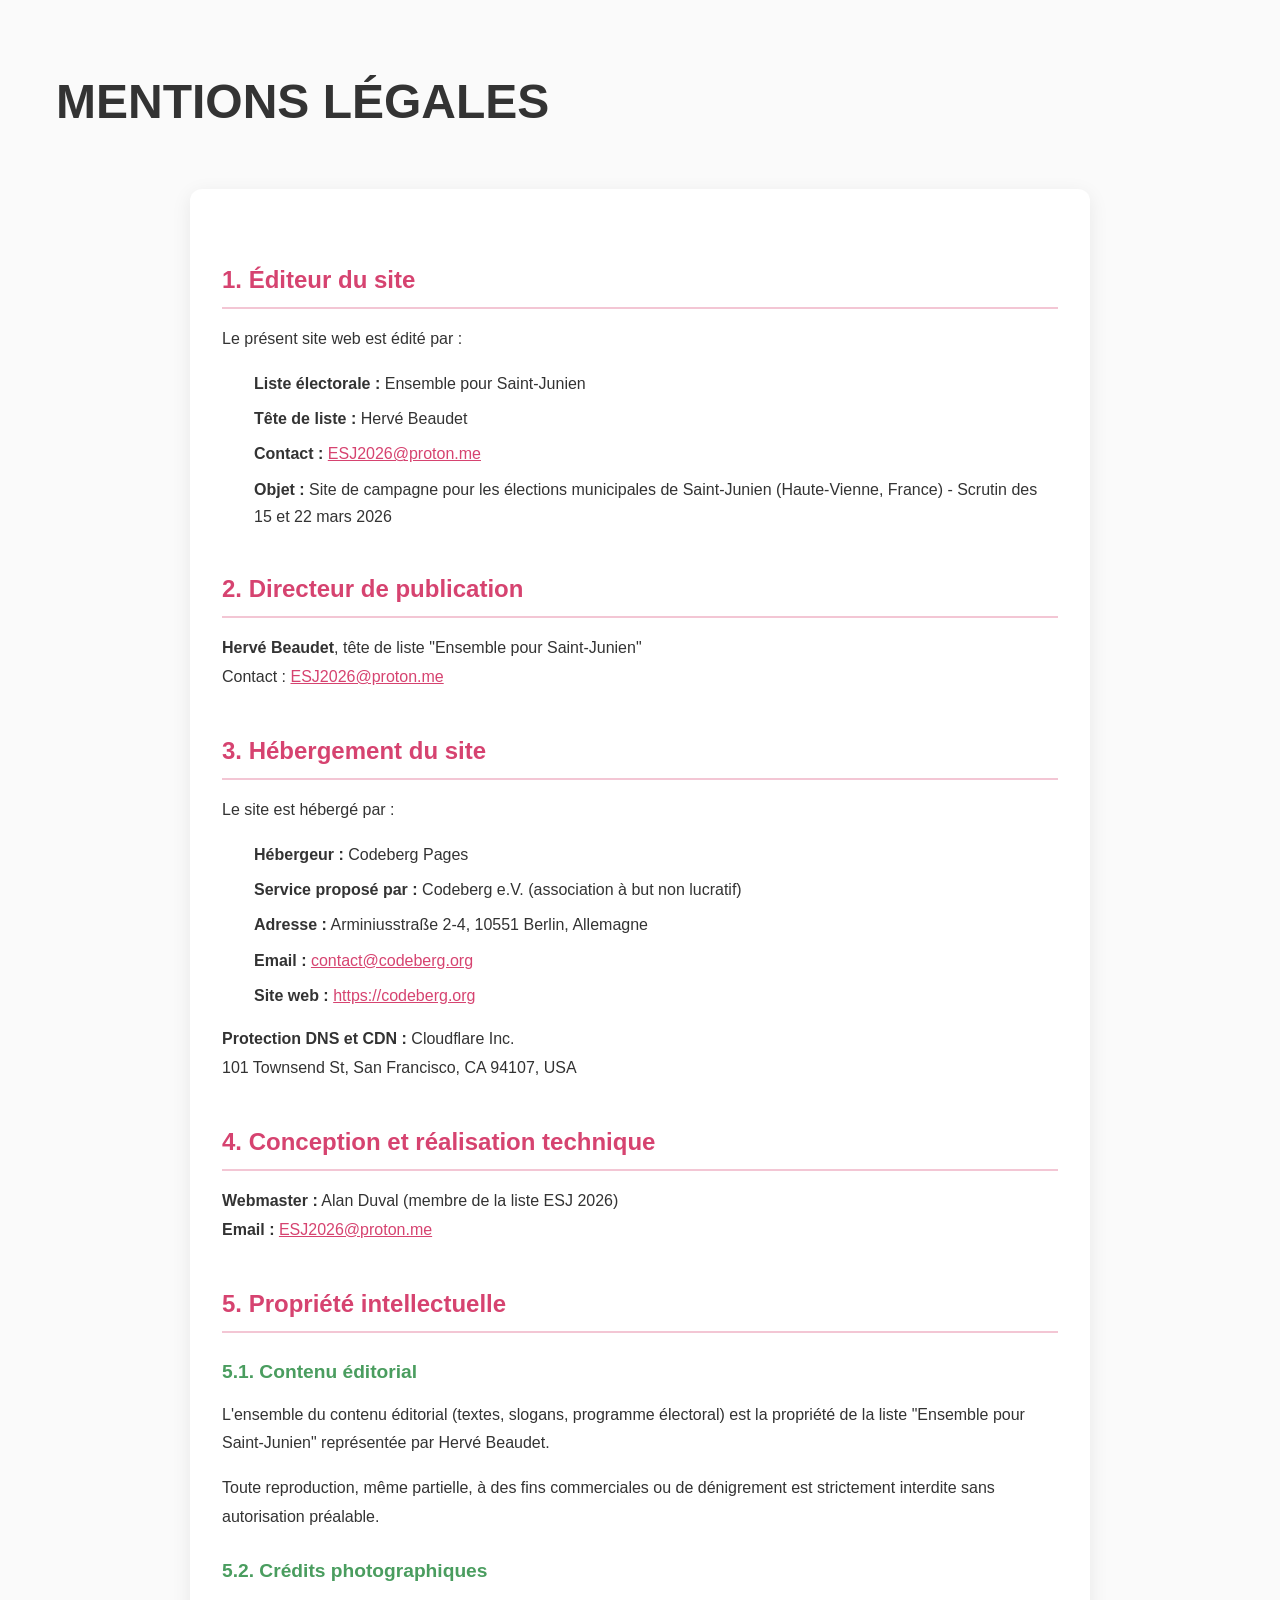
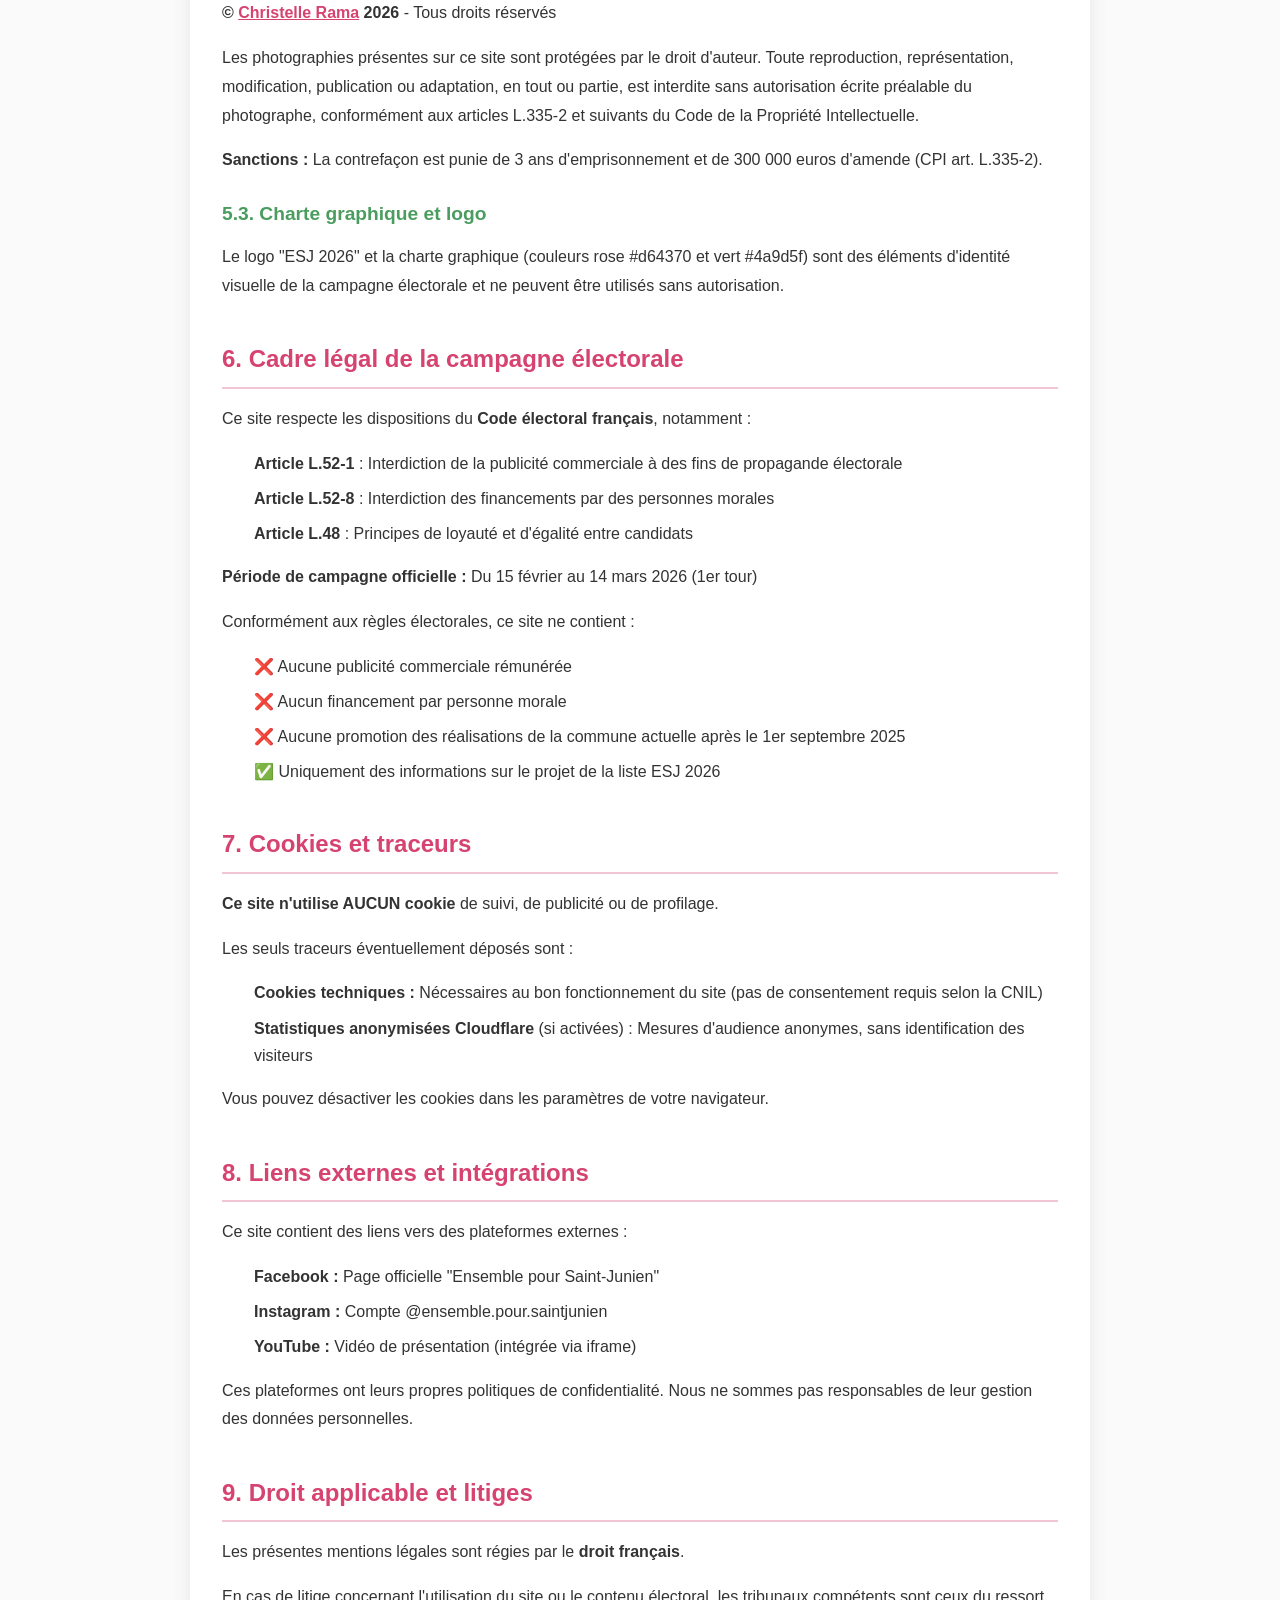
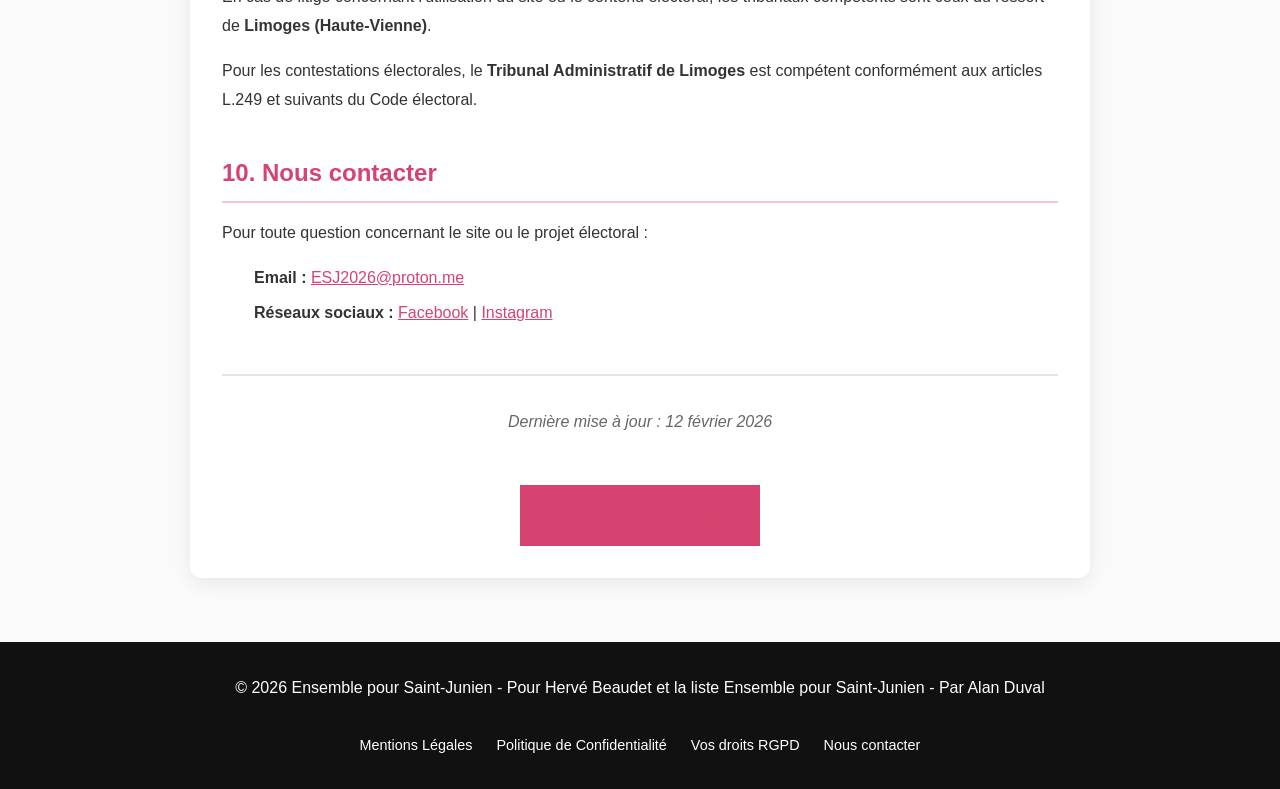
<file: mentions-legales.html>
<!DOCTYPE html>
<html lang="fr">
<head>
    <meta charset="UTF-8">
    <meta name="viewport" content="width=device-width, initial-scale=1.0">
    <title>Mentions Légales - Ensemble pour Saint-Junien 2026</title>
    <link rel="stylesheet" href="styles.css">
</head>
<body>
<section class="section">
    <div class="container">
        <h1 class="section-title">Mentions Légales</h1>

        <div class="legal-content">

            <!-- 1. Éditeur du site -->
            <h2>1. Éditeur du site</h2>
            <p>Le présent site web est édité par :</p>
            <ul>
                <li><strong>Liste électorale :</strong> Ensemble pour Saint-Junien</li>
                <li><strong>Tête de liste :</strong> Hervé Beaudet</li>
                <li><strong>Contact :</strong> <a href="mailto:ESJ2026@proton.me">ESJ2026@proton.me</a></li>
                <li><strong>Objet :</strong> Site de campagne pour les élections municipales de Saint-Junien (Haute-Vienne, France) - Scrutin des 15 et 22 mars 2026</li>
            </ul>

            <!-- 2. Directeur de publication -->
            <h2>2. Directeur de publication</h2>
            <p><strong>Hervé Beaudet</strong>, tête de liste "Ensemble pour Saint-Junien"<br>
                Contact : <a href="mailto:ESJ2026@proton.me">ESJ2026@proton.me</a></p>

            <!-- 3. Hébergement -->
            <h2>3. Hébergement du site</h2>
            <p>Le site est hébergé par :</p>
            <ul>
                <li><strong>Hébergeur :</strong> Codeberg Pages</li>
                <li><strong>Service proposé par :</strong> Codeberg e.V. (association à but non lucratif)</li>
                <li><strong>Adresse :</strong> Arminiusstraße 2-4, 10551 Berlin, Allemagne</li>
                <li><strong>Email :</strong> <a href="mailto:contact@codeberg.org">contact@codeberg.org</a></li>
                <li><strong>Site web :</strong> <a href="https://codeberg.org" target="_blank">https://codeberg.org</a></li>
            </ul>

            <p><strong>Protection DNS et CDN :</strong> Cloudflare Inc.<br>
                101 Townsend St, San Francisco, CA 94107, USA</p>

            <!-- 4. Conception et réalisation -->
            <h2>4. Conception et réalisation technique</h2>
            <p><strong>Webmaster :</strong> Alan Duval (membre de la liste ESJ 2026)<br>
                <strong>Email :</strong> <a href="mailto:ESJ2026@proton.me">ESJ2026@proton.me</a></p>

            <!-- 5. Propriété intellectuelle -->
            <h2>5. Propriété intellectuelle</h2>

            <h3>5.1. Contenu éditorial</h3>
            <p>L'ensemble du contenu éditorial (textes, slogans, programme électoral) est la propriété de la liste "Ensemble pour Saint-Junien" représentée par Hervé Beaudet.</p>
            <p>Toute reproduction, même partielle, à des fins commerciales ou de dénigrement est strictement interdite sans autorisation préalable.</p>

            <h3>5.2. Crédits photographiques</h3>
            <p><strong>© <a href="https://www.christellerama.com/">Christelle Rama</a> 2026</strong> - Tous droits réservés</p>
            <p>Les photographies présentes sur ce site sont protégées par le droit d'auteur. Toute reproduction, représentation, modification, publication ou adaptation, en tout ou partie, est interdite sans autorisation écrite préalable du photographe, conformément aux articles L.335-2 et suivants du Code de la Propriété Intellectuelle.</p>

            <p><strong>Sanctions :</strong> La contrefaçon est punie de 3 ans d'emprisonnement et de 300 000 euros d'amende (CPI art. L.335-2).</p>

            <h3>5.3. Charte graphique et logo</h3>
            <p>Le logo "ESJ 2026" et la charte graphique (couleurs rose #d64370 et vert #4a9d5f) sont des éléments d'identité visuelle de la campagne électorale et ne peuvent être utilisés sans autorisation.</p>

            <!-- 6. Cadre légal électoral -->
            <h2>6. Cadre légal de la campagne électorale</h2>
            <p>Ce site respecte les dispositions du <strong>Code électoral français</strong>, notamment :</p>
            <ul>
                <li><strong>Article L.52-1</strong> : Interdiction de la publicité commerciale à des fins de propagande électorale</li>
                <li><strong>Article L.52-8</strong> : Interdiction des financements par des personnes morales</li>
                <li><strong>Article L.48</strong> : Principes de loyauté et d'égalité entre candidats</li>
            </ul>

            <p><strong>Période de campagne officielle :</strong> Du 15 février au 14 mars 2026 (1er tour)</p>

            <p>Conformément aux règles électorales, ce site ne contient :</p>
            <ul>
                <li>❌ Aucune publicité commerciale rémunérée</li>
                <li>❌ Aucun financement par personne morale</li>
                <li>❌ Aucune promotion des réalisations de la commune actuelle après le 1er septembre 2025</li>
                <li>✅ Uniquement des informations sur le projet de la liste ESJ 2026</li>
            </ul>

            <!-- 7. Cookies et traceurs -->
            <h2>7. Cookies et traceurs</h2>
            <p><strong>Ce site n'utilise AUCUN cookie</strong> de suivi, de publicité ou de profilage.</p>

            <p>Les seuls traceurs éventuellement déposés sont :</p>
            <ul>
                <li><strong>Cookies techniques :</strong> Nécessaires au bon fonctionnement du site (pas de consentement requis selon la CNIL)</li>
                <li><strong>Statistiques anonymisées Cloudflare</strong> (si activées) : Mesures d'audience anonymes, sans identification des visiteurs</li>
            </ul>

            <p>Vous pouvez désactiver les cookies dans les paramètres de votre navigateur.</p>

            <!-- 8. Liens externes -->
            <h2>8. Liens externes et intégrations</h2>
            <p>Ce site contient des liens vers des plateformes externes :</p>
            <ul>
                <li><strong>Facebook :</strong> Page officielle "Ensemble pour Saint-Junien"</li>
                <li><strong>Instagram :</strong> Compte @ensemble.pour.saintjunien</li>
                <li><strong>YouTube :</strong> Vidéo de présentation (intégrée via iframe)</li>
            </ul>

            <p>Ces plateformes ont leurs propres politiques de confidentialité. Nous ne sommes pas responsables de leur gestion des données personnelles.</p>

            <!-- 9. Droit applicable -->
            <h2>9. Droit applicable et litiges</h2>
            <p>Les présentes mentions légales sont régies par le <strong>droit français</strong>.</p>

            <p>En cas de litige concernant l'utilisation du site ou le contenu électoral, les tribunaux compétents sont ceux du ressort de <strong>Limoges (Haute-Vienne)</strong>.</p>

            <p>Pour les contestations électorales, le <strong>Tribunal Administratif de Limoges</strong> est compétent conformément aux articles L.249 et suivants du Code électoral.</p>

            <!-- 10. Contact -->
            <h2>10. Nous contacter</h2>
            <p>Pour toute question concernant le site ou le projet électoral :</p>
            <ul>
                <li><strong>Email :</strong> <a href="mailto:ESJ2026@proton.me">ESJ2026@proton.me</a></li>
                <li><strong>Réseaux sociaux :</strong>
                    <a href="https://www.facebook.com/people/Ensemble-pour-Saint-Junien/61587295705339" target="_blank">Facebook</a> |
                    <a href="https://www.instagram.com/ensemble.pour.saintjunien" target="_blank">Instagram</a>
                </li>
            </ul>

            <p class="update-date"><em>Dernière mise à jour : 12 février 2026</em></p>

            <div class="back-link">
                <a href="index.html" class="btn btn-primary">Retour à l'accueil</a>
            </div>

        </div>
    </div>
</section>
<!-- Footer -->
<footer>
    <div class="container footer-content">
        <p>&copy; 2026 Ensemble pour Saint-Junien - Pour Hervé Beaudet et la liste Ensemble pour Saint-Junien - Par Alan Duval</p>
        <div class="footer-links">
            <a href="mentions-legales.html">Mentions Légales</a>
            <a href="politique-confidentialite.html">Politique de Confidentialité</a>
            <a href="#droits">Vos droits RGPD</a>
            <a href="#contact">Nous contacter</a>
        </div>
    </div>
</footer>

<script src="script.js"></script>
</body>
</html>
</file>
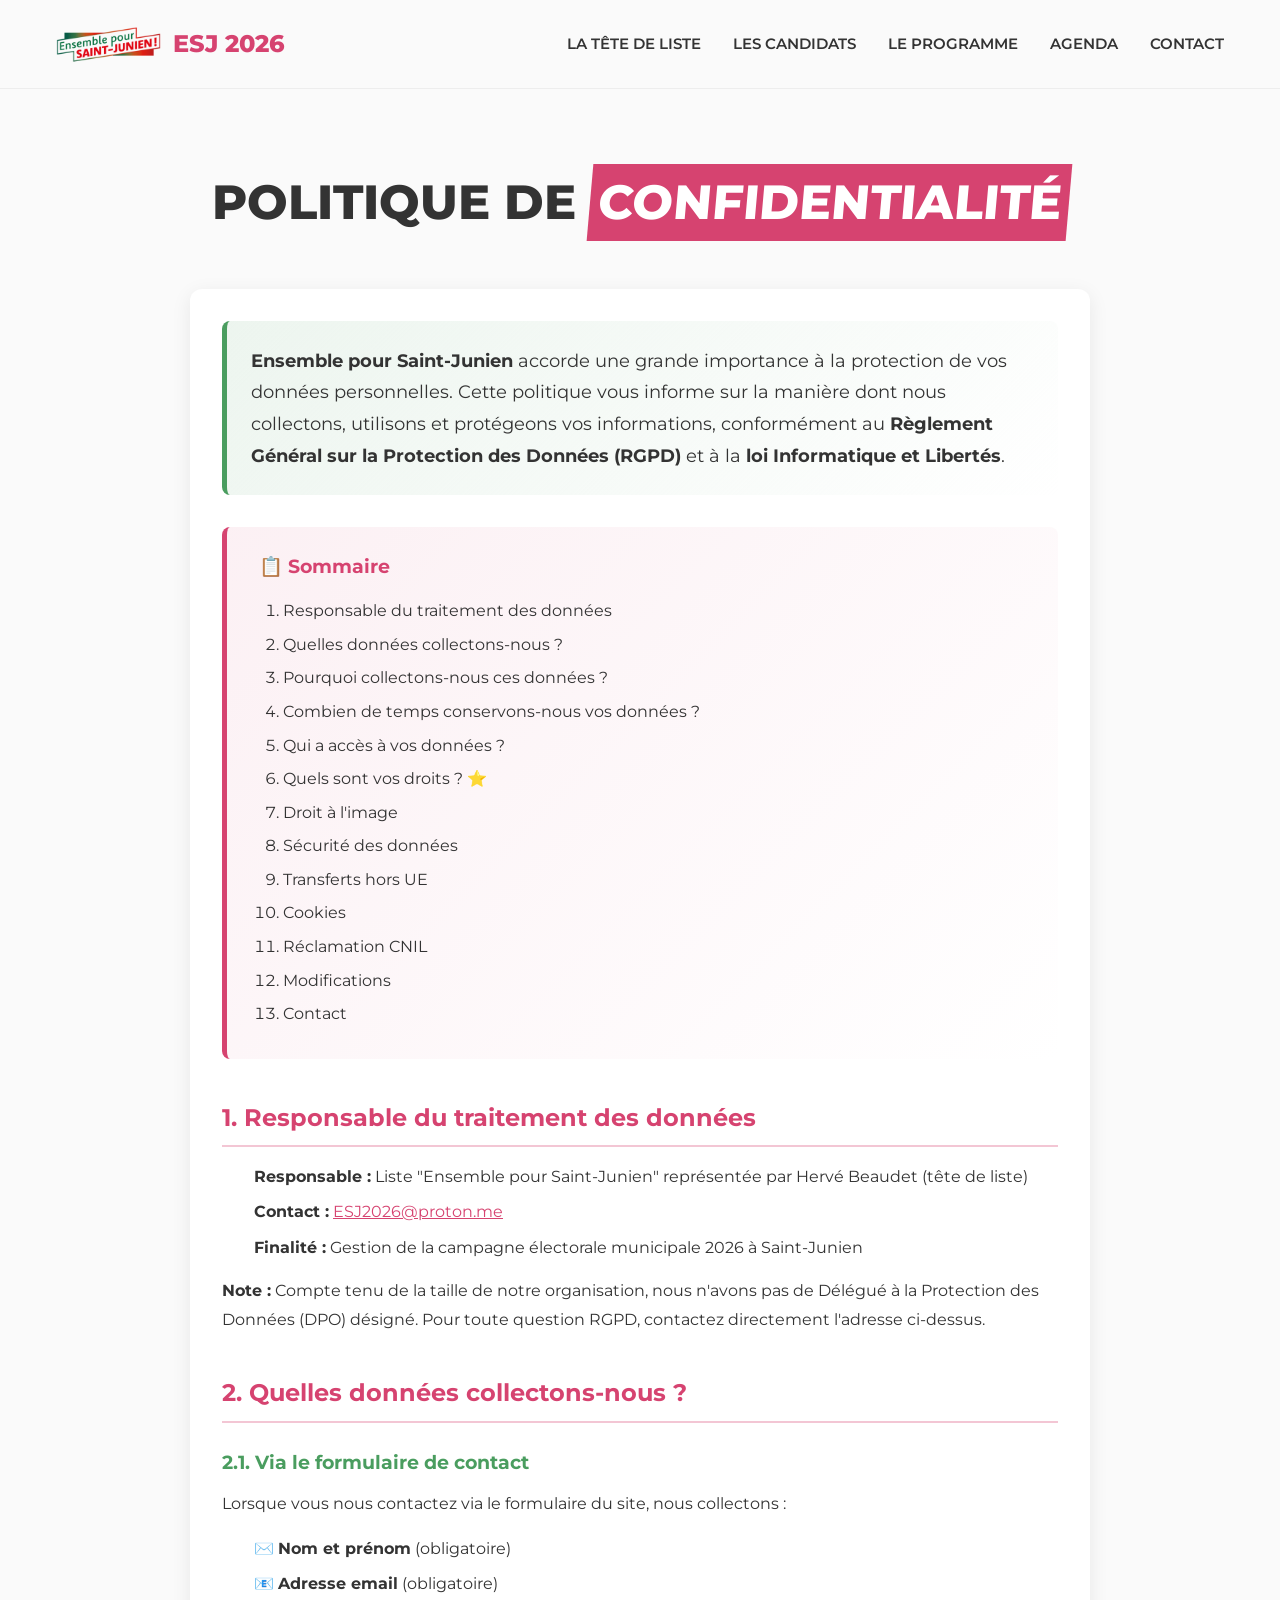
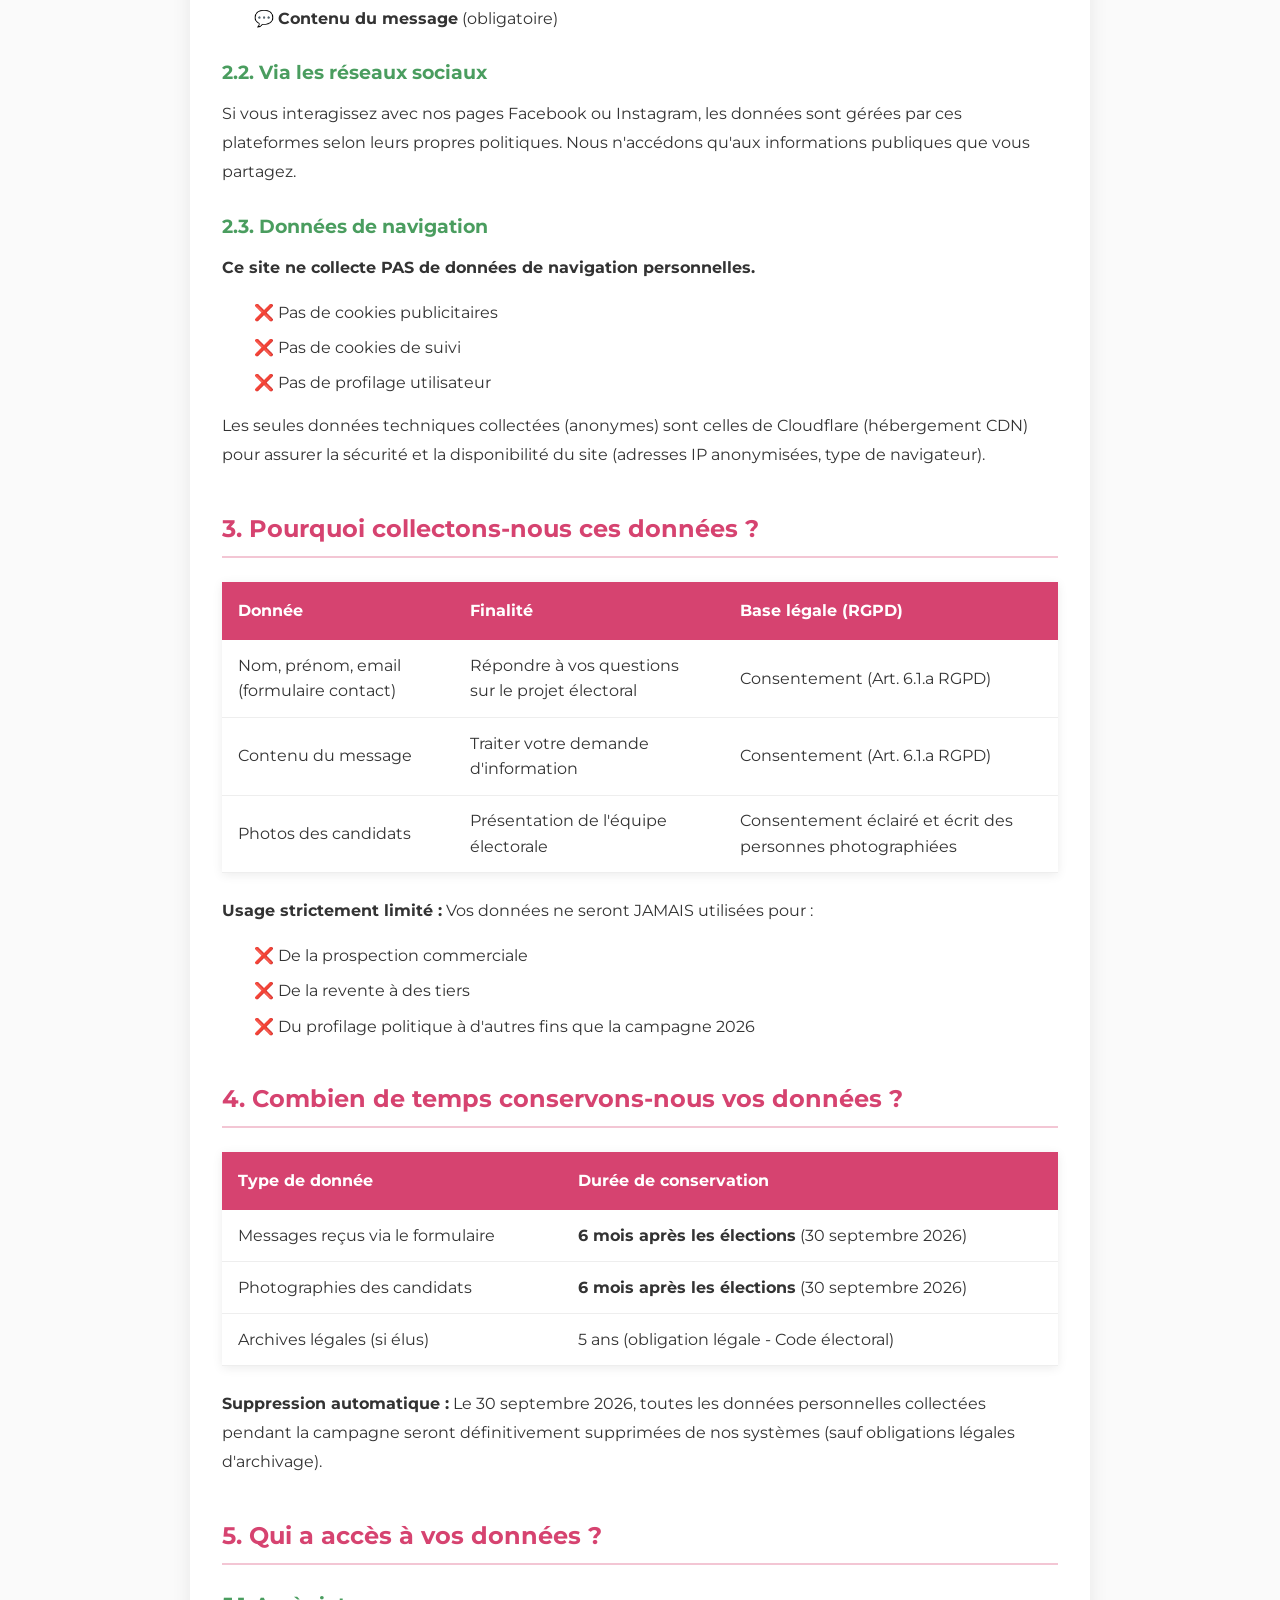
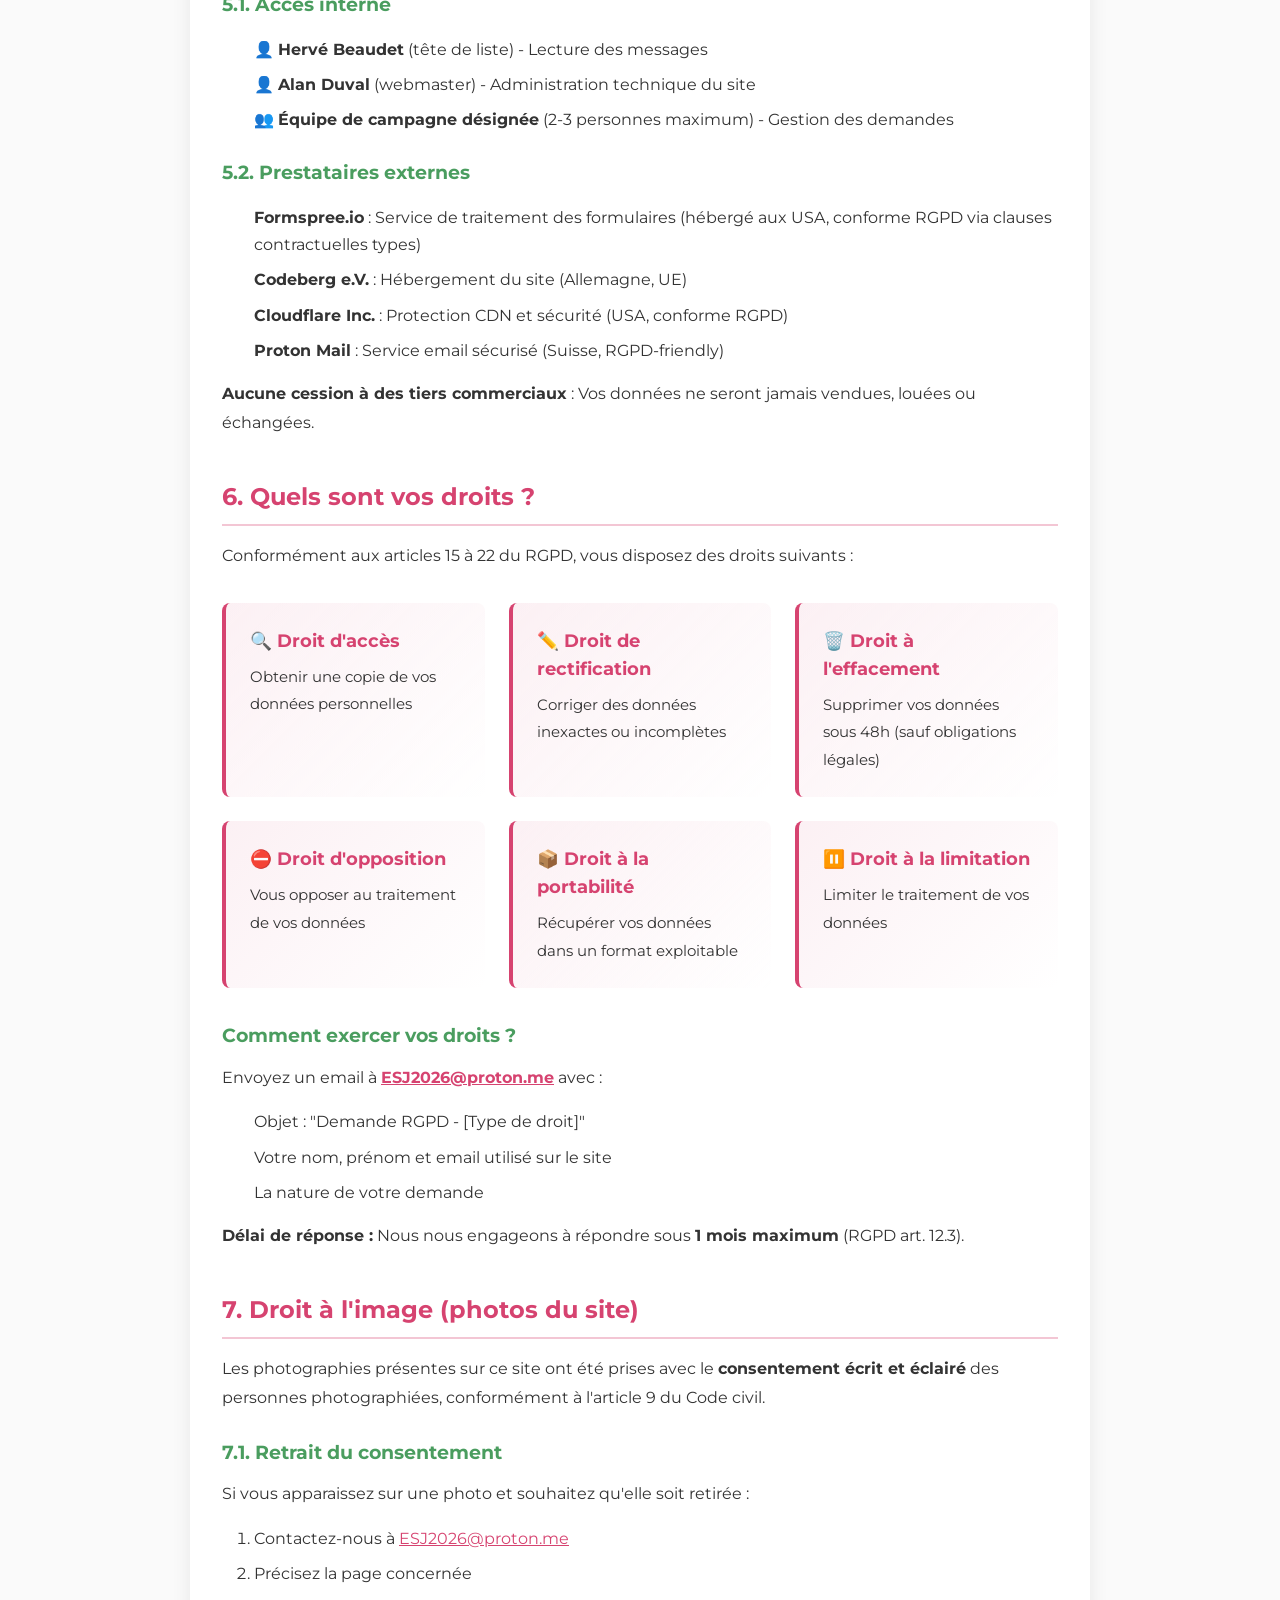
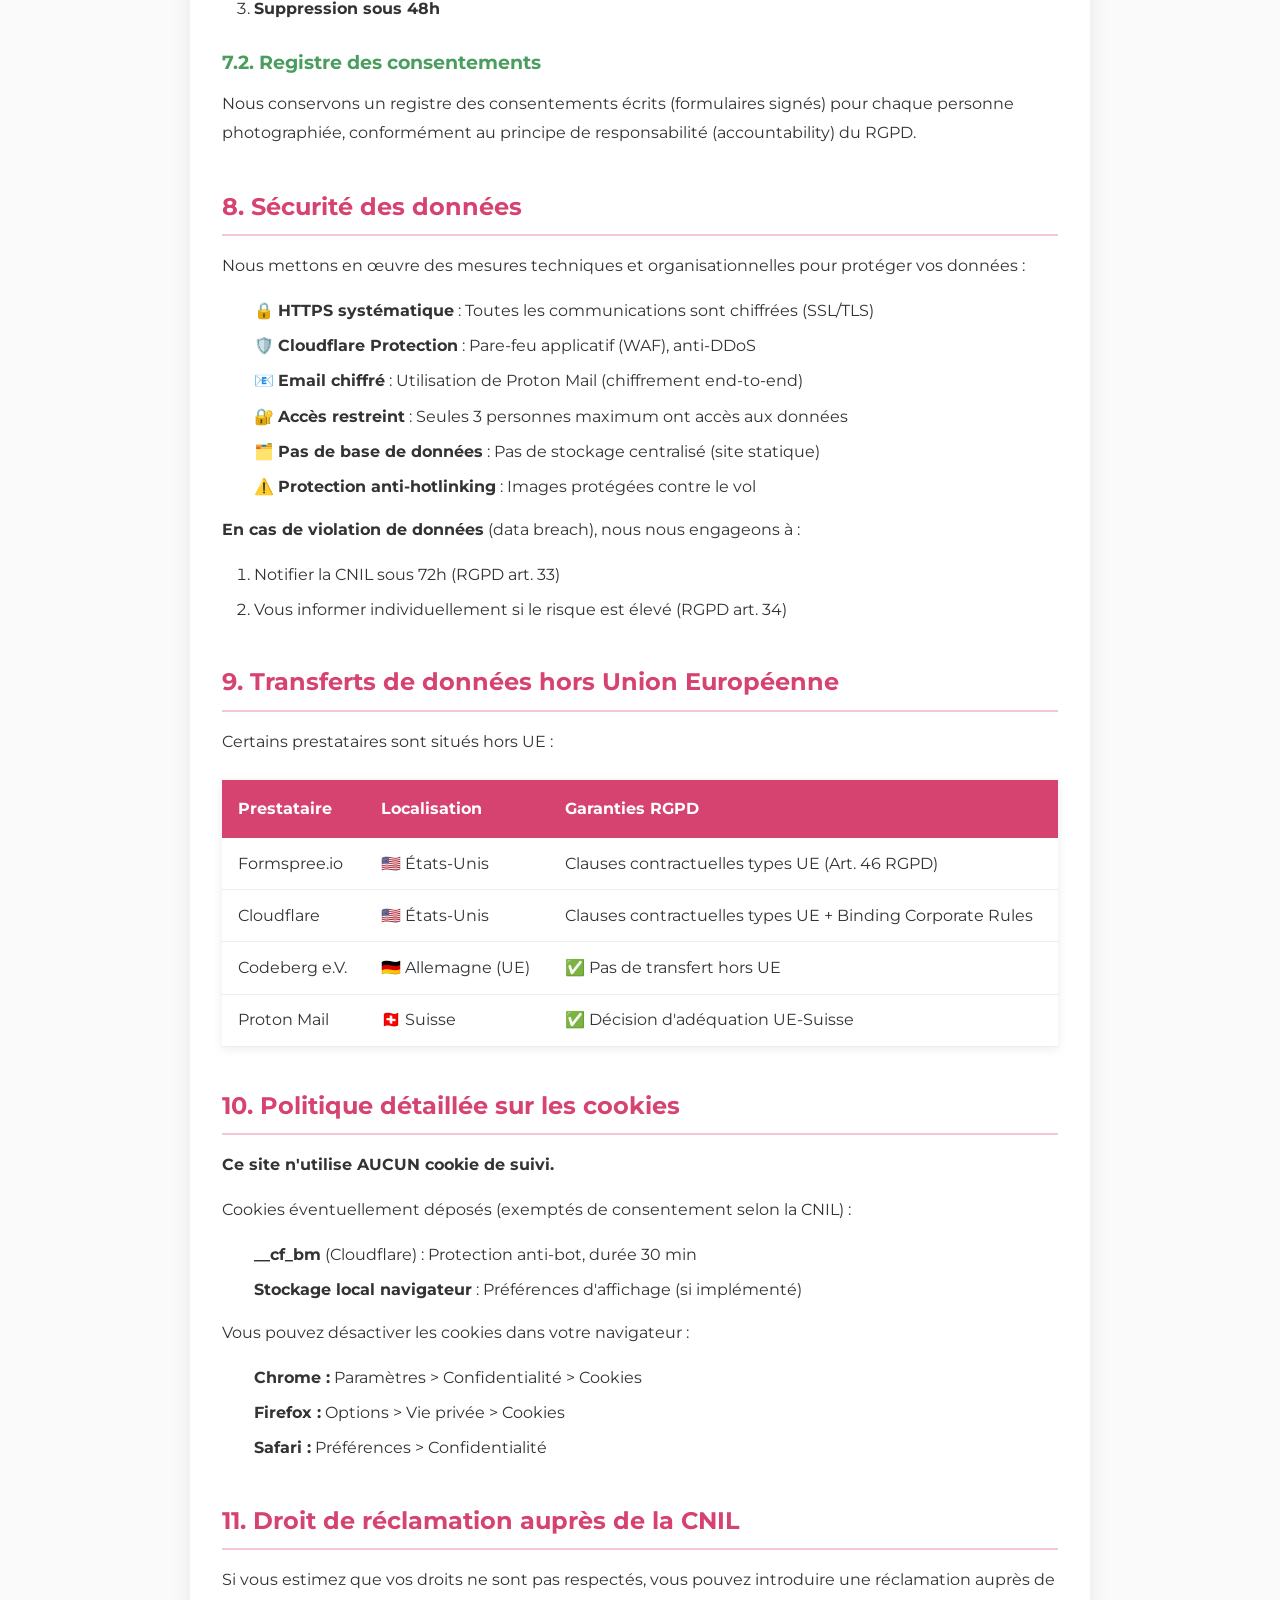
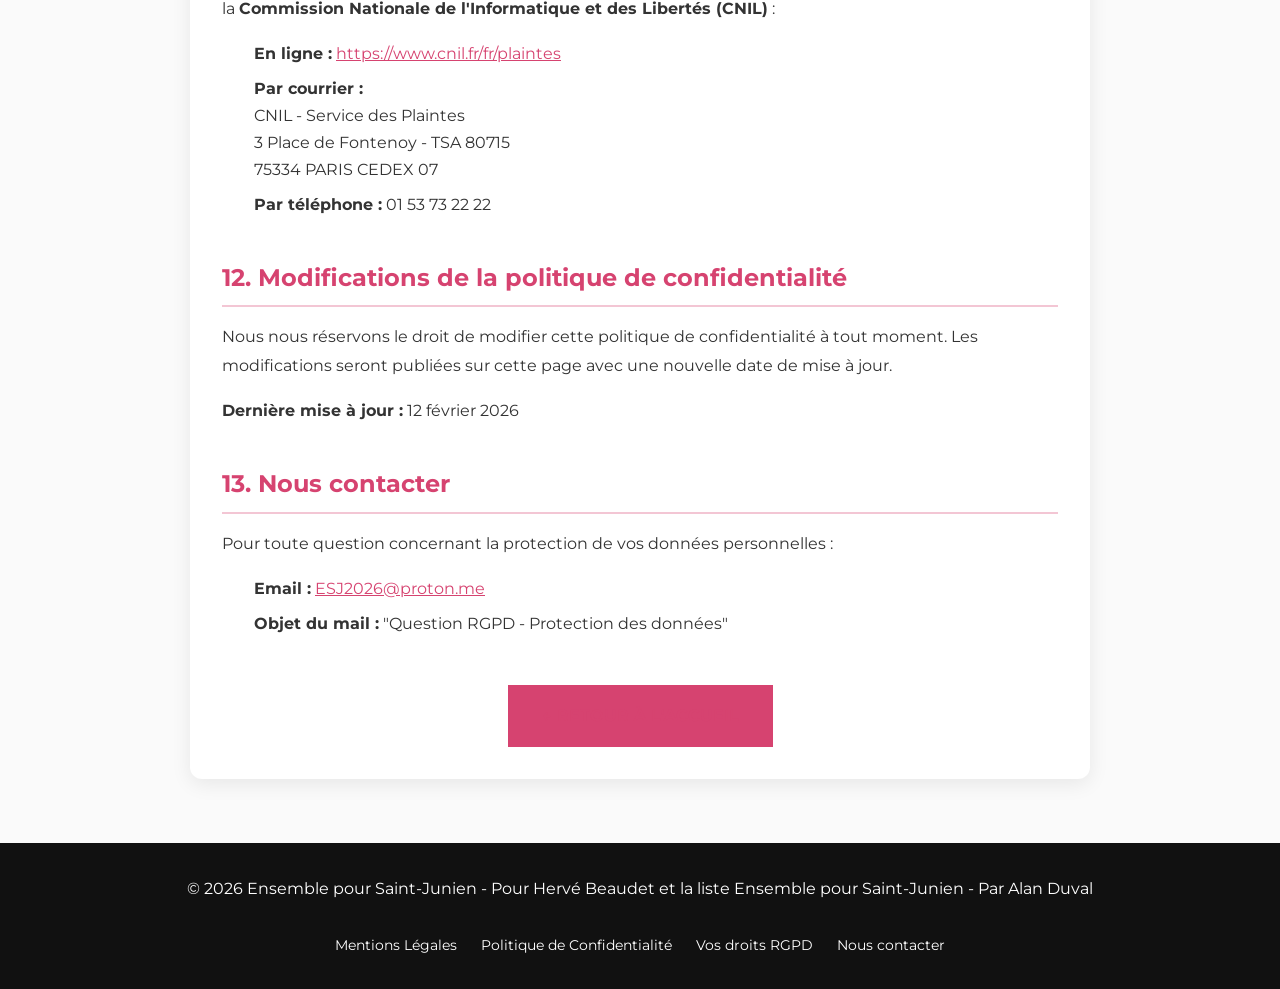
<file: politique-confidentialite.html>
<!DOCTYPE html>
<html lang="fr">
<head>
  <meta charset="UTF-8">
  <meta name="viewport" content="width=device-width, initial-scale=1.0">
  <title>Politique de Confidentialité - Ensemble pour Saint-Junien 2026</title>
  <meta name="description" content="Politique de confidentialité et protection des données personnelles (RGPD) de la liste Ensemble pour Saint-Junien - Élections municipales 2026">

  <!-- Fonts -->
  <link rel="stylesheet" href="assets/css/montserrat.css">

  <!-- Icons -->
  <link rel="stylesheet" href="assets/css/fontawesome.css">

  <!-- Styles -->
  <link rel="stylesheet" href="styles.css">
</head>
<body>

<!-- Navigation -->
<nav class="main-nav">
  <div class="container nav-container">
    <a href="index1.html" class="logo-container">
      <img src="assets/photo/esj26ban.png" alt="Ensemble pour Saint-Junien" class="logo-image">
      <span class="logo-text">ESJ 2026</span>
    </a>

    <button class="mobile-menu-btn" aria-label="Menu">
      <span></span>
      <span></span>
      <span></span>
    </button>

    <ul class="nav-links">
      <li><a href="index.html#tete-de-liste">La Tête de Liste</a></li>
      <li><a href="index.html#candidats">Les Candidats</a></li>
      <li><a href="index.html#programme">Le Programme</a></li>
      <li><a href="index.html#agenda">Agenda</a></li>
      <li><a href="index.html#contact">Contact</a></li>
    </ul>
  </div>
</nav>

<!-- Contenu principal -->
<section class="section" style="margin-top: 100px;">
  <div class="container">
    <h1 class="section-title center">Politique de <span class="highlight">Confidentialité</span></h1>

    <div class="legal-content">

      <p class="intro-text"><strong>Ensemble pour Saint-Junien</strong> accorde une grande importance à la protection de vos données personnelles. Cette politique vous informe sur la manière dont nous collectons, utilisons et protégeons vos informations, conformément au <strong>Règlement Général sur la Protection des Données (RGPD)</strong> et à la <strong>loi Informatique et Libertés</strong>.</p>

      <!-- SOMMAIRE -->
      <nav class="table-of-contents">
        <h3>📋 Sommaire</h3>
        <ol>
          <li><a href="#responsable">Responsable du traitement des données</a></li>
          <li><a href="#donnees-collectees">Quelles données collectons-nous ?</a></li>
          <li><a href="#finalites">Pourquoi collectons-nous ces données ?</a></li>
          <li><a href="#conservation">Combien de temps conservons-nous vos données ?</a></li>
          <li><a href="#destinataires">Qui a accès à vos données ?</a></li>
          <li><a href="#droits">Quels sont vos droits ?</a> ⭐</li>
          <li><a href="#droit-image">Droit à l'image</a></li>
          <li><a href="#securite">Sécurité des données</a></li>
          <li><a href="#transferts">Transferts hors UE</a></li>
          <li><a href="#cookies">Cookies</a></li>
          <li><a href="#reclamation">Réclamation CNIL</a></li>
          <li><a href="#modifications">Modifications</a></li>
          <li><a href="#contact">Contact</a></li>
        </ol>
      </nav>

      <!-- 1. Responsable du traitement -->
      <h2 id="responsable">1. Responsable du traitement des données</h2>
      <ul>
        <li><strong>Responsable :</strong> Liste "Ensemble pour Saint-Junien" représentée par Hervé Beaudet (tête de liste)</li>
        <li><strong>Contact :</strong> <a href="mailto:ESJ2026@proton.me">ESJ2026@proton.me</a></li>
        <li><strong>Finalité :</strong> Gestion de la campagne électorale municipale 2026 à Saint-Junien</li>
      </ul>

      <p><strong>Note :</strong> Compte tenu de la taille de notre organisation, nous n'avons pas de Délégué à la Protection des Données (DPO) désigné. Pour toute question RGPD, contactez directement l'adresse ci-dessus.</p>

      <!-- 2. Données collectées -->
      <h2 id="donnees-collectees">2. Quelles données collectons-nous ?</h2>

      <h3>2.1. Via le formulaire de contact</h3>
      <p>Lorsque vous nous contactez via le formulaire du site, nous collectons :</p>
      <ul>
        <li>✉️ <strong>Nom et prénom</strong> (obligatoire)</li>
        <li>📧 <strong>Adresse email</strong> (obligatoire)</li>
        <li>💬 <strong>Contenu du message</strong> (obligatoire)</li>
      </ul>

      <h3>2.2. Via les réseaux sociaux</h3>
      <p>Si vous interagissez avec nos pages Facebook ou Instagram, les données sont gérées par ces plateformes selon leurs propres politiques. Nous n'accédons qu'aux informations publiques que vous partagez.</p>

      <h3>2.3. Données de navigation</h3>
      <p><strong>Ce site ne collecte PAS de données de navigation personnelles.</strong></p>
      <ul>
        <li>❌ Pas de cookies publicitaires</li>
        <li>❌ Pas de cookies de suivi</li>
        <li>❌ Pas de profilage utilisateur</li>
      </ul>

      <p>Les seules données techniques collectées (anonymes) sont celles de Cloudflare (hébergement CDN) pour assurer la sécurité et la disponibilité du site (adresses IP anonymisées, type de navigateur).</p>

      <!-- 3. Finalités -->
      <h2 id="finalites">3. Pourquoi collectons-nous ces données ?</h2>

      <table class="data-table">
        <thead>
        <tr>
          <th>Donnée</th>
          <th>Finalité</th>
          <th>Base légale (RGPD)</th>
        </tr>
        </thead>
        <tbody>
        <tr>
          <td>Nom, prénom, email (formulaire contact)</td>
          <td>Répondre à vos questions sur le projet électoral</td>
          <td>Consentement (Art. 6.1.a RGPD)</td>
        </tr>
        <tr>
          <td>Contenu du message</td>
          <td>Traiter votre demande d'information</td>
          <td>Consentement (Art. 6.1.a RGPD)</td>
        </tr>
        <tr>
          <td>Photos des candidats</td>
          <td>Présentation de l'équipe électorale</td>
          <td>Consentement éclairé et écrit des personnes photographiées</td>
        </tr>
        </tbody>
      </table>

      <p><strong>Usage strictement limité :</strong> Vos données ne seront JAMAIS utilisées pour :</p>
      <ul>
        <li>❌ De la prospection commerciale</li>
        <li>❌ De la revente à des tiers</li>
        <li>❌ Du profilage politique à d'autres fins que la campagne 2026</li>
      </ul>

      <!-- 4. Durée de conservation -->
      <h2 id="conservation">4. Combien de temps conservons-nous vos données ?</h2>

      <table class="data-table">
        <thead>
        <tr>
          <th>Type de donnée</th>
          <th>Durée de conservation</th>
        </tr>
        </thead>
        <tbody>
        <tr>
          <td>Messages reçus via le formulaire</td>
          <td><strong>6 mois après les élections</strong> (30 septembre 2026)</td>
        </tr>
        <tr>
          <td>Photographies des candidats</td>
          <td><strong>6 mois après les élections</strong> (30 septembre 2026)</td>
        </tr>
        <tr>
          <td>Archives légales (si élus)</td>
          <td>5 ans (obligation légale - Code électoral)</td>
        </tr>
        </tbody>
      </table>

      <p><strong>Suppression automatique :</strong> Le 30 septembre 2026, toutes les données personnelles collectées pendant la campagne seront définitivement supprimées de nos systèmes (sauf obligations légales d'archivage).</p>

      <!-- 5. Destinataires -->
      <h2 id="destinataires">5. Qui a accès à vos données ?</h2>

      <h3>5.1. Accès interne</h3>
      <ul>
        <li>👤 <strong>Hervé Beaudet</strong> (tête de liste) - Lecture des messages</li>
        <li>👤 <strong>Alan Duval</strong> (webmaster) - Administration technique du site</li>
        <li>👥 <strong>Équipe de campagne désignée</strong> (2-3 personnes maximum) - Gestion des demandes</li>
      </ul>

      <h3>5.2. Prestataires externes</h3>
      <ul>
        <li><strong>Formspree.io</strong> : Service de traitement des formulaires (hébergé aux USA, conforme RGPD via clauses contractuelles types)</li>
        <li><strong>Codeberg e.V.</strong> : Hébergement du site (Allemagne, UE)</li>
        <li><strong>Cloudflare Inc.</strong> : Protection CDN et sécurité (USA, conforme RGPD)</li>
        <li><strong>Proton Mail</strong> : Service email sécurisé (Suisse, RGPD-friendly)</li>
      </ul>

      <p><strong>Aucune cession à des tiers commerciaux</strong> : Vos données ne seront jamais vendues, louées ou échangées.</p>

      <!-- 6. Vos droits -->
      <h2 id="droits">6. Quels sont vos droits ?</h2>

      <p>Conformément aux articles 15 à 22 du RGPD, vous disposez des droits suivants :</p>

      <div class="rights-grid">
        <div class="right-card">
          <h4>🔍 Droit d'accès</h4>
          <p>Obtenir une copie de vos données personnelles</p>
        </div>
        <div class="right-card">
          <h4>✏️ Droit de rectification</h4>
          <p>Corriger des données inexactes ou incomplètes</p>
        </div>
        <div class="right-card">
          <h4>🗑️ Droit à l'effacement</h4>
          <p>Supprimer vos données sous 48h (sauf obligations légales)</p>
        </div>
        <div class="right-card">
          <h4>⛔ Droit d'opposition</h4>
          <p>Vous opposer au traitement de vos données</p>
        </div>
        <div class="right-card">
          <h4>📦 Droit à la portabilité</h4>
          <p>Récupérer vos données dans un format exploitable</p>
        </div>
        <div class="right-card">
          <h4>⏸️ Droit à la limitation</h4>
          <p>Limiter le traitement de vos données</p>
        </div>
      </div>

      <h3>Comment exercer vos droits ?</h3>
      <p>Envoyez un email à <strong><a href="mailto:ESJ2026@proton.me">ESJ2026@proton.me</a></strong> avec :</p>
      <ul>
        <li>Objet : "Demande RGPD - [Type de droit]"</li>
        <li>Votre nom, prénom et email utilisé sur le site</li>
        <li>La nature de votre demande</li>
      </ul>

      <p><strong>Délai de réponse :</strong> Nous nous engageons à répondre sous <strong>1 mois maximum</strong> (RGPD art. 12.3).</p>

      <!-- 7. Droit à l'image -->
      <h2 id="droit-image">7. Droit à l'image (photos du site)</h2>

      <p>Les photographies présentes sur ce site ont été prises avec le <strong>consentement écrit et éclairé</strong> des personnes photographiées, conformément à l'article 9 du Code civil.</p>

      <h3>7.1. Retrait du consentement</h3>
      <p>Si vous apparaissez sur une photo et souhaitez qu'elle soit retirée :</p>
      <ol>
        <li>Contactez-nous à <a href="mailto:ESJ2026@proton.me">ESJ2026@proton.me</a></li>
        <li>Précisez la page concernée</li>
        <li><strong>Suppression sous 48h</strong></li>
      </ol>

      <h3>7.2. Registre des consentements</h3>
      <p>Nous conservons un registre des consentements écrits (formulaires signés) pour chaque personne photographiée, conformément au principe de responsabilité (accountability) du RGPD.</p>

      <!-- 8. Sécurité -->
      <h2 id="securite">8. Sécurité des données</h2>

      <p>Nous mettons en œuvre des mesures techniques et organisationnelles pour protéger vos données :</p>

      <ul>
        <li>🔒 <strong>HTTPS systématique</strong> : Toutes les communications sont chiffrées (SSL/TLS)</li>
        <li>🛡️ <strong>Cloudflare Protection</strong> : Pare-feu applicatif (WAF), anti-DDoS</li>
        <li>📧 <strong>Email chiffré</strong> : Utilisation de Proton Mail (chiffrement end-to-end)</li>
        <li>🔐 <strong>Accès restreint</strong> : Seules 3 personnes maximum ont accès aux données</li>
        <li>🗂️ <strong>Pas de base de données</strong> : Pas de stockage centralisé (site statique)</li>
        <li>⚠️ <strong>Protection anti-hotlinking</strong> : Images protégées contre le vol</li>
      </ul>

      <p><strong>En cas de violation de données</strong> (data breach), nous nous engageons à :</p>
      <ol>
        <li>Notifier la CNIL sous 72h (RGPD art. 33)</li>
        <li>Vous informer individuellement si le risque est élevé (RGPD art. 34)</li>
      </ol>

      <!-- 9. Transferts hors UE -->
      <h2 id="transferts">9. Transferts de données hors Union Européenne</h2>

      <p>Certains prestataires sont situés hors UE :</p>

      <table class="data-table">
        <thead>
        <tr>
          <th>Prestataire</th>
          <th>Localisation</th>
          <th>Garanties RGPD</th>
        </tr>
        </thead>
        <tbody>
        <tr>
          <td>Formspree.io</td>
          <td>🇺🇸 États-Unis</td>
          <td>Clauses contractuelles types UE (Art. 46 RGPD)</td>
        </tr>
        <tr>
          <td>Cloudflare</td>
          <td>🇺🇸 États-Unis</td>
          <td>Clauses contractuelles types UE + Binding Corporate Rules</td>
        </tr>
        <tr>
          <td>Codeberg e.V.</td>
          <td>🇩🇪 Allemagne (UE)</td>
          <td>✅ Pas de transfert hors UE</td>
        </tr>
        <tr>
          <td>Proton Mail</td>
          <td>🇨🇭 Suisse</td>
          <td>✅ Décision d'adéquation UE-Suisse</td>
        </tr>
        </tbody>
      </table>

      <!-- 10. Cookies détaillés -->
      <h2 id="cookies">10. Politique détaillée sur les cookies</h2>

      <p><strong>Ce site n'utilise AUCUN cookie de suivi.</strong></p>

      <p>Cookies éventuellement déposés (exemptés de consentement selon la CNIL) :</p>
      <ul>
        <li><strong>__cf_bm</strong> (Cloudflare) : Protection anti-bot, durée 30 min</li>
        <li><strong>Stockage local navigateur</strong> : Préférences d'affichage (si implémenté)</li>
      </ul>

      <p>Vous pouvez désactiver les cookies dans votre navigateur :</p>
      <ul>
        <li><strong>Chrome :</strong> Paramètres > Confidentialité > Cookies</li>
        <li><strong>Firefox :</strong> Options > Vie privée > Cookies</li>
        <li><strong>Safari :</strong> Préférences > Confidentialité</li>
      </ul>

      <!-- 11. Réclamation -->
      <h2 id="reclamation">11. Droit de réclamation auprès de la CNIL</h2>

      <p>Si vous estimez que vos droits ne sont pas respectés, vous pouvez introduire une réclamation auprès de la <strong>Commission Nationale de l'Informatique et des Libertés (CNIL)</strong> :</p>

      <ul>
        <li><strong>En ligne :</strong> <a href="https://www.cnil.fr/fr/plaintes" target="_blank">https://www.cnil.fr/fr/plaintes</a></li>
        <li><strong>Par courrier :</strong><br>
          CNIL - Service des Plaintes<br>
          3 Place de Fontenoy - TSA 80715<br>
          75334 PARIS CEDEX 07</li>
        <li><strong>Par téléphone :</strong> 01 53 73 22 22</li>
      </ul>

      <!-- 12. Modifications -->
      <h2 id="modifications">12. Modifications de la politique de confidentialité</h2>

      <p>Nous nous réservons le droit de modifier cette politique de confidentialité à tout moment. Les modifications seront publiées sur cette page avec une nouvelle date de mise à jour.</p>

      <p><strong>Dernière mise à jour :</strong> 12 février 2026</p>

      <!-- 13. Contact -->
      <h2 id="contact">13. Nous contacter</h2>

      <p>Pour toute question concernant la protection de vos données personnelles :</p>
      <ul>
        <li><strong>Email :</strong> <a href="mailto:ESJ2026@proton.me">ESJ2026@proton.me</a></li>
        <li><strong>Objet du mail :</strong> "Question RGPD - Protection des données"</li>
      </ul>

      <div class="back-link">
        <a href="index.html" class="btn btn-primary">← Retour à l'accueil</a>
      </div>

    </div>
  </div>
</section>

<!-- Footer -->
<footer>
  <div class="container footer-content">
    <p>&copy; 2026 Ensemble pour Saint-Junien - Pour Hervé Beaudet et la liste Ensemble pour Saint-Junien - Par Alan Duval</p>
    <div class="footer-links">
      <a href="mentions-legales.html">Mentions Légales</a>
      <a href="politique-confidentialite.html">Politique de Confidentialité</a>
      <a href="#droits">Vos droits RGPD</a>
      <a href="#contact">Nous contacter</a>
    </div>
  </div>
</footer>

<script src="script.js"></script>
</body>
</html>
</file>
<file: styles.css>
/* Variables */
:root {
    --primary-pink: #d64370;
    --primary-green: #4a9d5f;
    --text-dark: #333333;
    --text-light: #666666;
    --bg-light: #fafafa;
    --white: #ffffff;
    --font-main: 'Montserrat', sans-serif;
    --transition: all 0.3s ease;
}

/* Reset & Base */
* {
    margin: 0;
    padding: 0;
    box-sizing: border-box;
}

body {
    font-family: var(--font-main);
    color: var(--text-dark);
    line-height: 1.6;
    background-color: var(--bg-light);
    overflow-x: hidden;
    font-size: 16px;
}

a {
    text-decoration: none;
    color: inherit;
    transition: var(--transition);
}

ul {
    list-style: none;
}

img {
    max-width: 100%;
    display: block;
}

p {
    font-size: 1rem;
    line-height: 1.7;
    margin-bottom: 1rem;
}

.content-inner p {
    font-size: 1rem;
    line-height: 1.7;
    margin-bottom: 1rem;
}

section {
    padding: 4rem 1rem;
    scroll-margin-top: 80px;
    /* Offset for sticky header */
}

.container {
    max-width: 1200px;
    margin: 0 auto;
    padding: 0 1rem;
}

.section-title {
    font-size: clamp(2rem, 5vw, 3rem);
    font-weight: 800;
    margin-bottom: 3rem;
    text-transform: uppercase;
    position: relative;
    z-index: 1;
}

.section-title.center {
    text-align: center;
}

.highlight {
    color: var(--white);
    background-color: var(--primary-pink);
    padding: 0 0.5rem;
    display: inline-block;
    transform: skew(-5deg);
}

.highlight-green {
    color: var(--white);
    background-color: var(--primary-green);
    padding: 0 0.5rem;
    display: inline-block;
    transform: skew(-5deg);
}

.highlight-white {
    color: var(--primary-pink);
    background-color: var(--white);
    padding: 0 0.5rem;
    display: inline-block;
    transform: skew(-5deg);
}

.btn {
    display: inline-block;
    padding: 1rem 2rem;
    font-weight: 700;
    text-transform: uppercase;
    border: none;
    cursor: pointer;
    transition: var(--transition);
}

.btn-primary {
    background-color: var(--primary-pink);
    color: var(--white);
    border: 2px solid var(--primary-pink);
}

.btn-primary:hover {
    background-color: transparent;
    color: var(--primary-pink);
}

/* Header / Hero */
.hero {
    position: relative;
    height: 100vh;
    width: 100%;
    display: flex;
    flex-direction: column;
    justify-content: center;
    align-items: center;
    color: var(--text-dark);
    text-align: center;
}

.video-background {
    position: absolute;
    top: 0;
    left: 0;
    width: 100%;
    height: 100%;
    z-index: -1;
    overflow: hidden;
}

.video-background iframe {
    position: absolute;
    top: 50%;
    left: 50%;
    width: 100vw;
    height: 56.25vw;
    /* 16:9 aspect ratio */
    min-height: 100vh;
    min-width: 177.77vh;
    /* 16:9 aspect ratio */
    transform: translate(-50%, -50%);
    pointer-events: none;
}

.overlay {
    position: absolute;
    top: 0;
    left: 0;
    width: 100%;
    height: 100%;
    background-color: rgba(255, 255, 255, 0.85);
}

.main-nav {
    position: absolute;
    top: 0;
    left: 0;
    width: 100%;
    padding: 1.5rem 0;
    z-index: 100;
    border-bottom: 1px solid rgba(0, 0, 0, 0.05);
}

.nav-container {
    display: flex;
    justify-content: space-between;
    align-items: center;
}

/* Logo avec image à gauche du texte */
.logo-container {
    display: flex;
    align-items: center;
    gap: 0.8rem;
    text-decoration: none;
}

.logo-image {
    height: 2.5rem;
    width: auto;
    object-fit: contain;
    border-radius: 4px;
}

.logo-text {
    font-weight: 800;
    font-size: 1.5rem;
    color: var(--primary-pink);
}

.nav-links {
    display: flex;
    gap: 2rem;
}

.nav-links a {
    font-weight: 600;
    text-transform: uppercase;
    font-size: 0.95rem;
}

.nav-links a:hover {
    color: var(--primary-pink);
}

.mobile-menu-btn {
    display: none;
}

.hero-content {
    z-index: 2;
    padding: 0 1rem;
}

.main-title {
    font-size: clamp(2.5rem, 6vw, 4.5rem);
    font-weight: 800;
    color: var(--primary-pink);
    line-height: 1.1;
    margin-bottom: 1rem;
}

.subtitle {
    font-size: clamp(1rem, 2vw, 1.5rem);
    font-weight: 600;
    margin-bottom: 2rem;
}

@media (max-width: 768px) {
    .logo-image {
        height: 2rem;
    }

    .logo-text {
        font-size: 1.2rem;
    }
}



.video-background {
    position: absolute;
    top: 0;
    left: 0;
    width: 100%;
    height: 100%;
    z-index: -1;
    overflow: hidden;
}

.video-background iframe {
    position: absolute;
    top: 50%;
    left: 50%;
    width: 100vw;
    height: 56.25vw;
    /* 16:9 aspect ratio */
    min-height: 100vh;
    min-width: 177.77vh;
    /* 16:9 aspect ratio */
    transform: translate(-50%, -50%);
    pointer-events: none;
}

.overlay {
    position: absolute;
    top: 0;
    left: 0;
    width: 100%;
    height: 100%;
    background-color: rgba(255, 255, 255, 0.85);
}

.main-nav {
    position: absolute;
    top: 0;
    left: 0;
    width: 100%;
    padding: 1.5rem 0;
    z-index: 100;
    border-bottom: 1px solid rgba(0, 0, 0, 0.05);
}

.nav-container {
    display: flex;
    justify-content: space-between;
    align-items: center;
}

.logo-text {
    font-weight: 800;
    font-size: 1.5rem;
    color: var(--primary-pink);
}

.nav-links {
    display: flex;
    gap: 2rem;
}

.nav-links a {
    font-weight: 600;
    text-transform: uppercase;
    font-size: 0.95rem;
}

.nav-links a:hover {
    color: var(--primary-pink);
}

.mobile-menu-btn {
    display: none;
}

.hero-content {
    z-index: 2;
    padding: 0 1rem;
}

.main-title {
    font-size: clamp(2.5rem, 6vw, 4.5rem);
    font-weight: 800;
    color: var(--primary-pink);
    line-height: 1.1;
    margin-bottom: 1rem;
}

.subtitle {
    font-size: clamp(1rem, 2vw, 1.5rem);
    font-weight: 600;
    margin-bottom: 2rem;
}

/* Section 1: Tête de Liste - Grille 2x2 */

/* ========================================
   SECTION 1 : TÊTE DE LISTE - ANIMATIONS
   ======================================== */

/* Animation d'apparition progressive des paragraphes */
.fade-in-paragraph {
    opacity: 0;
    transform: translateY(20px);
    animation: fadeInUp 0.6s ease forwards;
}

.fade-in-paragraph.delay-1 {
    animation-delay: 0.2s;
}

.fade-in-paragraph.delay-2 {
    animation-delay: 0.4s;
}

.fade-in-paragraph.delay-3 {
    animation-delay: 0.6s;
}

@keyframes fadeInUp {
    to {
        opacity: 1;
        transform: translateY(0);
    }
}

/* Pull-quote (citation mise en avant) avec animation */
.pull-quote {
    font-size: 1.4rem;
    font-weight: 700;
    line-height: 1.3;
    color: var(--primary-pink);
    margin: 0 0 1.5rem 0;
    padding-left: 1.5rem;
    border-left: 5px solid var(--primary-pink);
    font-style: italic;
    position: relative;
    transition: all 0.4s ease;
    cursor: default;
    opacity: 0;
    transform: translateX(-30px);
    animation: slideInLeft 0.8s ease forwards;
}

@keyframes slideInLeft {
    to {
        opacity: 1;
        transform: translateX(0);
    }
}

.pull-quote::before {
    content: '"';
    font-size: 3rem;
    position: absolute;
    left: -10px;
    top: -15px;
    opacity: 0.2;
    font-family: Georgia, serif;
    transition: all 0.3s ease;
}

.pull-quote:hover {
    padding-left: 2rem;
    transform: translateX(5px);
    color: #b83359;
}

.pull-quote:hover::before {
    opacity: 0.4;
    left: -15px;
}

/* Pull-quote avec fond coloré */
.pull-quote.highlight-quote {
    background: linear-gradient(135deg, rgba(214, 67, 112, 0.08), rgba(255, 255, 255, 1));
    padding: 1rem 1rem 1rem 1.5rem;
    border-radius: 8px;
    transition: all 0.4s ease;
    overflow: hidden;
    position: relative;
}

.pull-quote.highlight-quote::after {
    content: '';
    position: absolute;
    top: 0;
    left: -100%;
    width: 100%;
    height: 100%;
    background: linear-gradient(90deg, transparent, rgba(255, 255, 255, 0.3), transparent);
    transition: left 0.6s ease;
}

.pull-quote.highlight-quote:hover::after {
    left: 100%;
}

.pull-quote.highlight-quote:hover {
    background: linear-gradient(135deg, rgba(214, 67, 112, 0.15), rgba(255, 255, 255, 1));
    box-shadow: 0 5px 20px rgba(214, 67, 112, 0.2);
}

/* Texte avec emphase (encadré) */
.text-emphasis {
    font-weight: 600;
    color: var(--text-dark);
    background: linear-gradient(135deg, rgba(214, 67, 112, 0.08), rgba(255, 255, 255, 1));
    padding: 1rem 1.2rem;
    border-radius: 8px;
    border-left: 4px solid var(--primary-pink);
    margin-top: 1.5rem;
    transition: all 0.4s ease;
    position: relative;
    overflow: hidden;
    display: flex;
    align-items: center;
    gap: 1rem;
}

.text-emphasis::before {
    content: '';
    position: absolute;
    left: -4px;
    top: 0;
    width: 4px;
    height: 0;
    background: var(--primary-pink);
    transition: height 0.4s ease;
}

.text-emphasis:hover {
    padding-left: 1.5rem;
    box-shadow: 0 5px 20px rgba(214, 67, 112, 0.15);
    transform: translateX(5px);
    background: linear-gradient(135deg, rgba(214, 67, 112, 0.12), rgba(255, 255, 255, 1));
}

.text-emphasis:hover::before {
    height: 100%;
}

/* Icône d'emphase */
.emphasis-icon {
    flex-shrink: 0;
    font-size: 1.8rem;
    transition: transform 0.3s ease;
}

.text-emphasis:hover .emphasis-icon {
    transform: scale(1.2) rotate(5deg);
}

/* Animation du HR (ligne de séparation) */
.animated-hr {
    margin: 2rem 0 2rem 0;
    border: none;
    border-top: 2px solid var(--primary-pink);
    opacity: 0.3;
    position: relative;
    overflow: hidden;
    transition: opacity 0.3s ease;
}

.animated-hr::after {
    content: '';
    position: absolute;
    top: -2px;
    left: -100%;
    width: 100%;
    height: 2px;
    background: var(--primary-pink);
    animation: slideHr 2s ease infinite;
}

@keyframes slideHr {
    0% {
        left: -100%;
    }

    50% {
        left: 100%;
    }

    100% {
        left: 100%;
    }
}

/* Section résumé des actions */
.action-summary {
    background: white;
    border: 2px solid var(--primary-pink);
    border-radius: 8px;
    padding: 1.5rem;
    margin: 1.5rem 0;
    transition: all 0.3s ease;
    position: relative;
    overflow: hidden;
}

.action-summary::before {
    content: '';
    position: absolute;
    top: 0;
    left: 0;
    width: 100%;
    height: 4px;
    background: linear-gradient(90deg, var(--primary-pink), var(--primary-green));
    transform: scaleX(0);
    transform-origin: left;
    transition: transform 0.4s ease;
}

.action-summary:hover {
    border-color: var(--primary-green);
    box-shadow: 0 8px 25px rgba(214, 67, 112, 0.2);
    transform: translateY(-3px);
}

.action-summary:hover::before {
    transform: scaleX(1);
}

.action-summary h4 {
    font-size: 1.15rem;
    font-weight: 700;
    color: var(--primary-pink);
    margin: 0 0 1rem 0;
    text-transform: uppercase;
    letter-spacing: 0.5px;
    transition: all 0.3s ease;
}

.action-summary:hover h4 {
    color: var(--primary-green);
    transform: translateX(5px);
}

/* Liste de projets stylisée */
.project-list {
    list-style: none;
    padding: 0;
    margin: 0;
}

.project-list li {
    position: relative;
    padding: 0.6rem 0 0.6rem 2rem;
    line-height: 1.6;
    font-size: 0.98rem;
    transition: all 0.3s ease;
}

.project-list li::before {
    content: '→';
    position: absolute;
    left: 0;
    color: var(--primary-pink);
    font-weight: bold;
    font-size: 1.2rem;
    transition: all 0.3s ease;
    opacity: 0.7;
}

.project-list li:hover {
    padding-left: 2.5rem;
    font-weight: 600;
    color: var(--primary-pink);
}

.project-list li:hover::before {
    opacity: 1;
    transform: translateX(5px);
    color: var(--primary-green);
}

/* Animation au scroll (optionnel, nécessite JavaScript) */
.animated-text {
    transition: all 0.3s ease;
}

/* Effet hover global sur les colonnes de texte */
.grid-item.text-col {
    transition: all 0.3s ease;
}

.grid-item.text-col:hover {
    transform: translateY(-5px);
    box-shadow: 0 10px 30px rgba(214, 67, 112, 0.15);
}

/* Animation d'entrée des grid-items (au chargement) */
.grid-item {
    opacity: 0;
    animation: fadeIn 0.8s ease forwards;
}

.grid-item:nth-child(1) {
    animation-delay: 0.1s;
}

.grid-item:nth-child(2) {
    animation-delay: 0.2s;
}

.grid-item:nth-child(3) {
    animation-delay: 0.3s;
}

.grid-item:nth-child(4) {
    animation-delay: 0.4s;
}

@keyframes fadeIn {
    to {
        opacity: 1;
    }
}

/* Responsive : désactiver certaines animations sur mobile */
@media (max-width: 768px) {
    .pull-quote:hover {
        transform: translateX(0);
    }

    .text-emphasis:hover {
        transform: translateX(0);
    }

    .action-summary:hover {
        transform: translateY(0);
    }

    .grid-item.text-col:hover {
        transform: translateY(0);
    }
}


/* Pull-quote (citation mise en avant) */
.pull-quote {
    font-size: 1.4rem;
    font-weight: 700;
    line-height: 1.3;
    color: var(--primary-pink);
    margin: 0 0 1.5rem 0;
    padding-left: 1.5rem;
    border-left: 5px solid var(--primary-pink);
    font-style: italic;
    position: relative;
}

.pull-quote::before {
    content: '"';
    font-size: 3rem;
    position: absolute;
    left: -10px;
    top: -15px;
    opacity: 0.2;
    font-family: Georgia, serif;
}

.pull-quote.highlight-quote {
    background: linear-gradient(135deg, rgba(214, 67, 112, 0.05), rgba(255, 255, 255, 1));
    padding: 1rem 1rem 1rem 1.5rem;
    border-radius: 4px;
}

.text-emphasis {
    font-weight: 600;
    color: var(--text-dark);
    background: linear-gradient(135deg, rgba(214, 67, 112, 0.08), transparent);
    padding: 0.8rem 1rem;
    border-radius: 4px;
    margin-top: 1rem;
}

.grid-layout-2x2 {
    display: grid;
    grid-template-columns: 1fr 1fr;
    grid-template-rows: auto;
    gap: 3rem;
    margin-top: 3rem;
}

.grid-item {
    background: var(--white);
    padding: 2rem;
    border-radius: 8px;
    box-shadow: 0 5px 15px rgba(0, 0, 0, 0.05);
    display: flex;
    flex-direction: column;
    justify-content: center;
    align-items: center;
}

.grid-item.photo-col,
.grid-item.video-col {
    justify-content: center;
    align-items: center;
}

.grid-item.text-col {
    justify-content: flex-start;
    align-items: stretch;
}

.grid-item .bio-text {
    width: 100%;
}

.grid-item .bio-text p {
    margin: 0;
}

.grid-item .photo-wrapper,
.grid-item .instagram-wrapper,
.grid-item .video-responsive {
    width: 100%;
    max-width: 450px;
}

.grid-item.full-width-video {
    grid-column: 1 / -1;
    width: 100%;
    max-width: 100%;
    padding: 3rem 2rem;
}

.video-title {
    font-size: clamp(1.5rem, 3vw, 2rem);
    font-weight: 800;
    margin-bottom: 2.5rem;
    text-transform: uppercase;
    text-align: center;
    line-height: 1.2;
}

.grid-item.full-width-video .video-responsive {
    max-width: 100%; /* Occupe toute la largeur disponible */
    margin: 0 auto; /* Centrage */
}

.video-responsive {
    position: relative;
    width: 100%;
    aspect-ratio: 16 / 9;
    background: #000;
    overflow: hidden;
    border-radius: 4px;
    box-shadow: 0 10px 30px rgba(0,0,0,0.1);
}

.video-responsive iframe,
.video-responsive video {
    position: absolute;
    top: 0;
    left: 0;
    width: 100%;
    height: 100%;
    border: none;
}




/* Anciens styles pour split-layout (conservés pour compatibilité) */
.split-layout {
    display: grid;
    grid-template-columns: 1fr 1fr;
    gap: 4rem;
    align-items: center;
}

.photo-wrapper {
    position: relative;
    max-width: 400px;
    margin: 0 auto;
}

.photo-wrapper img {
    position: relative;
    z-index: 2;
    width: 100%;
    box-shadow: 0 10px 30px rgba(0, 0, 0, 0.1);
}

.photo-accent {
    position: absolute;
    top: 20px;
    left: -20px;
    width: 100%;
    height: 100%;
    background-color: var(--primary-pink);
    z-index: 1;
}

/* Video wrapper pour vidéos YouTube (16:9) */
.video-wrapper {
    position: relative;
    padding-bottom: 56.25%;
    /* 16:9 */
    height: 0;
    margin-bottom: 2rem;
    box-shadow: 0 10px 30px rgba(0, 0, 0, 0.1);
}

.video-wrapper iframe {
    position: absolute;
    top: 0;
    left: 0;
    width: 100%;
    height: 100%;
}

/* Instagram wrapper pour vidéos portrait */
.instagram-wrapper {
    position: relative;
    max-width: 540px;
    margin: 0 auto 2rem;
}

.instagram-wrapper .instagram-media {
    margin: 0 auto !important;
}

.bio-text {
    font-size: 1.05rem;
    color: var(--text-light);
    line-height: 1.7;
}

.bio-text hr {
    margin: 2rem 0;
    border: none;
    border-top: 2px solid var(--primary-pink);
    opacity: 0.3;
}

/* Section 2: Candidats */
.bg-light {
    background-color: #f4f4f4;
}

.candidates-grid {
    display: grid;
    grid-template-columns: repeat(auto-fill, minmax(250px, 1fr));
    gap: 2rem;
}

.candidate-card {
    background: var(--white);
    overflow: hidden;
    box-shadow: 0 5px 15px rgba(0, 0, 0, 0.05);
    transition: transform 0.3s ease;
}

.candidate-card:hover {
    transform: translateY(-5px);
}

.card-image {
    position: relative;
    overflow: hidden;
}

.card-overlay {
    position: absolute;
    top: 0;
    left: 0;
    width: 100%;
    height: 100%;
    background: rgba(214, 67, 112, 0.85);
    display: flex;
    justify-content: center;
    align-items: center;
    opacity: 0;
    transition: opacity 0.3s ease;
}

.card-image:hover .card-overlay {
    opacity: 1;
}

.btn-icon {
    background: transparent;
    border: 2px solid var(--white);
    color: var(--white);
    border-radius: 50%;
    width: 50px;
    height: 50px;
    font-size: 1.2rem;
    cursor: pointer;
    transition: all 0.2s ease;
}

.btn-icon:hover {
    background: var(--white);
    color: var(--primary-pink);
}

.card-info {
    padding: 1.5rem;
}

.card-info h3 {
    font-weight: 700;
    margin-bottom: 0.2rem;
    color: var(--primary-pink);
}

.card-info .desc {
    margin-top: 1rem;
    font-size: 0.9rem;
    color: var(--text-light);
    font-style: italic;
}

/* Section 3: Programme (Accordion) */
.accordion {
    max-width: 900px;
    margin: 0 auto;
    display: flex;
    flex-direction: column;
    gap: 1rem;
}

.accordion-item {
    background: var(--white);
    box-shadow: 0 2px 10px rgba(0, 0, 0, 0.05);
    overflow: hidden;
    width: 100%;
}

.accordion-header {
    background: linear-gradient(90deg, #f8f8f8, #ffffff);
    padding: 1.5rem 2rem;
    cursor: pointer;
    display: flex;
    align-items: center;
    gap: 1rem;
    transition: background 0.3s ease;
    border-left: 5px solid transparent;
}

.accordion-item:nth-child(1) .accordion-header {
    border-left-color: #d64370;
}

.accordion-item:nth-child(2) .accordion-header {
    border-left-color: #e85d8a;
}

.accordion-item:nth-child(3) .accordion-header {
    border-left-color: #6fb583;
}

.accordion-item:nth-child(4) .accordion-header {
    border-left-color: #5aaa72;
}

.accordion-item:nth-child(5) .accordion-header {
    border-left-color: #4a9d5f;
}

.accordion-header:hover {
    background-color: #f0f0f0;
}

.accordion-header h3 {
    font-weight: 700;
    flex: 1;
    font-size: 1.3rem;
}

.toggle-icon {
    font-weight: 300;
    font-size: 2rem;
    line-height: 1;
}

.accordion-content {
    max-height: 0;
    overflow: hidden;
    transition: max-height 0.4s ease-out;
}

.content-inner {
    padding: 2rem;
    background: var(--white);
}

/* Titres avec flèches → (sous-titres thématiques) */
.content-inner h4 {
    color: var(--text-dark);
    font-weight: 700;
    margin: 1rem 0 0.5rem 0;
    font-size: 1.1rem;
    transition: all 0.3s ease;
    position: relative;
    padding-left: 0;
    cursor: pointer;
}

.content-inner h4:first-of-type {
    margin-top: 0;
}

/* Effet hover sur les titres h4 */
.content-inner h4:hover {
    transform: translateX(8px);
    font-weight: 800;
}

/* Soulignement décoratif au hover des h4 */
.content-inner h4::after {
    content: '';
    position: absolute;
    bottom: -2px;
    left: 0;
    width: 0;
    height: 2px;
    background: currentColor;
    transition: width 0.4s ease;
}

.content-inner h4:hover::after {
    width: 40px;
}

/* Animation de la couleur au hover - par section */
.accordion-item:nth-child(1) .content-inner h4:hover {
    color: #d64370;
}

.accordion-item:nth-child(2) .content-inner h4:hover {
    color: #e85d8a;
}

.accordion-item:nth-child(3) .content-inner h4:hover {
    color: #6fb583;
}

.accordion-item:nth-child(4) .content-inner h4:hover {
    color: #5aaa72;
}

.accordion-item:nth-child(5) .content-inner h4:hover {
    color: #4a9d5f;
}

/* Style spécifique pour le texte en gras highlight */
.content-inner .highlight-text {
    background: linear-gradient(135deg, rgba(214, 67, 112, 0.1), rgba(74, 157, 95, 0.1));
    padding: 1rem 1.5rem;
    border-left: 4px solid var(--primary-pink);
    margin: 1.5rem 0;
    font-weight: 600;
    transition: all 0.3s ease;
    position: relative;
    overflow: hidden;
}

.content-inner .highlight-text::before {
    content: '';
    position: absolute;
    left: -4px;
    top: 0;
    width: 4px;
    height: 0;
    background: var(--primary-pink);
    transition: height 0.4s ease;
}

.content-inner .highlight-text:hover {
    padding-left: 2rem;
    box-shadow: 0 3px 15px rgba(214, 67, 112, 0.1);
    transform: translateX(5px);
}

.content-inner .highlight-text:hover::before {
    height: 100%;
}

/* Couleur dynamique du highlight-text par section */
.accordion-item:nth-child(1) .content-inner .highlight-text {
    border-left-color: #d64370;
}

.accordion-item:nth-child(1) .content-inner .highlight-text::before {
    background: #d64370;
}

.accordion-item:nth-child(2) .content-inner .highlight-text {
    border-left-color: #e85d8a;
}

.accordion-item:nth-child(2) .content-inner .highlight-text::before {
    background: #e85d8a;
}

.accordion-item:nth-child(3) .content-inner .highlight-text {
    border-left-color: #6fb583;
}

.accordion-item:nth-child(3) .content-inner .highlight-text::before {
    background: #6fb583;
}

.accordion-item:nth-child(4) .content-inner .highlight-text {
    border-left-color: #5aaa72;
}

.accordion-item:nth-child(4) .content-inner .highlight-text::before {
    background: #5aaa72;
}

.accordion-item:nth-child(5) .content-inner .highlight-text {
    border-left-color: #4a9d5f;
}

.accordion-item:nth-child(5) .content-inner .highlight-text::before {
    background: #4a9d5f;
}

/* Section POUR DEMAIN / NOUS IRONS PLUS LOIN - Avec effets hover */
.measures {
    margin-top: 2rem;
    background: #fdfdfd;
    padding: 1.5rem;
    border-left: 3px solid #ccc;
    transition: all 0.4s ease;
    position: relative;
    overflow: hidden;
}

/* Effet shine au hover */
.measures::before {
    content: '';
    position: absolute;
    top: 0;
    left: -100%;
    width: 100%;
    height: 100%;
    background: linear-gradient(90deg, transparent, rgba(255, 255, 255, 0.3), transparent);
    transition: left 0.6s ease;
}

.measures:hover::before {
    left: 100%;
}

/* Hover global du bloc measures */
.measures:hover {
    background: linear-gradient(135deg, rgba(214, 67, 112, 0.08), rgba(255, 255, 255, 1));
    border-left-width: 5px;
    padding-left: 2rem;
    box-shadow: 0 5px 20px rgba(214, 67, 112, 0.15);
    transform: translateX(5px);
}

/* Couleurs de bordure par défaut (sans hover) */
.accordion-item:nth-child(1) .measures {
    border-left-color: #d64370;
}

.accordion-item:nth-child(2) .measures {
    border-left-color: #e85d8a;
}

.accordion-item:nth-child(3) .measures {
    border-left-color: #6fb583;
}

.accordion-item:nth-child(4) .measures {
    border-left-color: #5aaa72;
}

.accordion-item:nth-child(5) .measures {
    border-left-color: #4a9d5f;
}

/* Couleurs de fond au hover (par section) */
.accordion-item:nth-child(1) .measures:hover {
    border-left-color: #d64370;
    background: linear-gradient(135deg, rgba(214, 67, 112, 0.08), rgba(255, 255, 255, 1));
}

.accordion-item:nth-child(2) .measures:hover {
    border-left-color: #e85d8a;
    background: linear-gradient(135deg, rgba(232, 93, 138, 0.08), rgba(255, 255, 255, 1));
}

.accordion-item:nth-child(3) .measures:hover {
    border-left-color: #6fb583;
    background: linear-gradient(135deg, rgba(111, 181, 131, 0.08), rgba(255, 255, 255, 1));
}

.accordion-item:nth-child(4) .measures:hover {
    border-left-color: #5aaa72;
    background: linear-gradient(135deg, rgba(90, 170, 114, 0.08), rgba(255, 255, 255, 1));
}

.accordion-item:nth-child(5) .measures:hover {
    border-left-color: #4a9d5f;
    background: linear-gradient(135deg, rgba(74, 157, 95, 0.08), rgba(255, 255, 255, 1));
}

/* Style du titre h4 dans measures */
.measures h4 {
    color: var(--text-dark);
    margin-bottom: 1rem;
    font-weight: 800;
    letter-spacing: 1px;
    font-size: 1.1rem;
    transition: all 0.3s ease;
    position: relative;
    display: inline-block;
}

/* Animation du titre au hover */
.measures:hover h4 {
    transform: translateX(8px);
    letter-spacing: 1.5px;
}

/* Soulignement animé du titre */
.measures h4::after {
    content: '';
    position: absolute;
    bottom: -3px;
    left: 0;
    width: 0;
    height: 2px;
    background: currentColor;
    transition: width 0.4s ease;
}

.measures:hover h4::after {
    width: 100%;
}

/* Couleur du titre au hover (par section) */
.accordion-item:nth-child(1) .measures:hover h4 {
    color: #d64370;
}

.accordion-item:nth-child(2) .measures:hover h4 {
    color: #e85d8a;
}

.accordion-item:nth-child(3) .measures:hover h4 {
    color: #6fb583;
}

.accordion-item:nth-child(4) .measures:hover h4 {
    color: #5aaa72;
}

.accordion-item:nth-child(5) .measures:hover h4 {
    color: #4a9d5f;
}

/* Style des items de liste */
.measures ul li {
    position: relative;
    padding-left: 1.5rem;
    margin-bottom: 0.5rem;
    transition: all 0.3s ease;
    font-size: 0.95rem;
    line-height: 1.6;
}

/* Animation globale des items au hover du bloc */
.measures:hover ul li {
    padding-left: 2rem;
}

/* Bullets transformés en flèches */
.measures ul li::before {
    content: "→";
    position: absolute;
    left: 0;
    font-weight: bold;
    transition: all 0.3s ease;
    opacity: 0.7;
}

/* Animation des flèches au hover */
.measures:hover ul li::before {
    opacity: 1;
    transform: translateX(5px);
}

/* Couleur des flèches (par section) */
.accordion-item:nth-child(1) .measures ul li::before {
    color: #d64370;
}

.accordion-item:nth-child(2) .measures ul li::before {
    color: #e85d8a;
}

.accordion-item:nth-child(3) .measures ul li::before {
    color: #6fb583;
}

.accordion-item:nth-child(4) .measures ul li::before {
    color: #5aaa72;
}

.accordion-item:nth-child(5) .measures ul li::before {
    color: #4a9d5f;
}

/* Hover individuel sur chaque item de liste */
.measures ul li:hover {
    font-weight: 500;
    transform: translateX(3px);
}

/* Innovative Programme Photos: "Organic Duo" */
.accordion-item[data-color="#d64370"] {
    --section-color: #d64370;
}

.accordion-item[data-color="#e85d8a"] {
    --section-color: #e85d8a;
}

.accordion-item[data-color="#6fb583"] {
    --section-color: #6fb583;
}

.accordion-item[data-color="#5aaa72"] {
    --section-color: #5aaa72;
}

.accordion-item[data-color="#4a9d5f"] {
    --section-color: #4a9d5f;
}

.programme-images {
    display: flex;
    gap: 2.5rem;
    margin-bottom: 3rem;
    justify-content: center;
    padding: 1rem;
}

.programme-image-container {
    flex: 1;
    position: relative;
    height: 280px;
    z-index: 1;
}

/* The "Pastille" (colored background blob) */
.programme-image-container::before {
    content: '';
    position: absolute;
    top: 10px;
    left: 10px;
    right: -10px;
    bottom: -10px;
    background-color: var(--section-color);
    opacity: 0.15;
    z-index: -1;
    transition: transform 0.4s cubic-bezier(0.175, 0.885, 0.32, 1.275), opacity 0.3s ease;
}

/* Asymmetric shapes */
.programme-image-container:nth-child(odd) {
    border-radius: 60px 20px 60px 20px;
}

.programme-image-container:nth-child(even) {
    border-radius: 20px 60px 20px 60px;
}

.programme-image-container:nth-child(odd)::before {
    border-radius: 60px 20px 60px 20px;
}

.programme-image-container:nth-child(even)::before {
    border-radius: 20px 60px 20px 60px;
}

.programme-image-container img {
    width: 100%;
    height: 100%;
    object-fit: cover;
    display: block;
    box-shadow: 0 10px 30px rgba(0, 0, 0, 0.1);
    transition: transform 0.5s ease, filter 0.3s ease;
    border: 3px solid var(--white);
}

.programme-image-container:nth-child(odd) img {
    border-radius: 60px 20px 60px 20px;
}

.programme-image-container:nth-child(even) img {
    border-radius: 20px 60px 20px 60px;
}

/* Interactions */
.programme-image-container:hover img {
    transform: scale(1.02) translateY(-5px);
    box-shadow: 0 15px 40px rgba(0, 0, 0, 0.15);
}

.programme-image-container:hover::before {
    transform: translate(15px, 15px) scale(1.05);
    opacity: 0.25;
}

/* Responsive */
@media (max-width: 768px) {
    .programme-images {
        flex-direction: column;
        gap: 2rem;
        padding: 0;
    }

    .programme-image-container {
        height: 220px;
    }

    .programme-image-container::before {
        right: -8px;
        bottom: -8px;
    }

    .content-inner h4:hover {
        transform: translateX(4px);
    }

    .content-inner .highlight-text:hover {
        transform: translateX(0);
        padding-left: 1.5rem;
    }

    .measures:hover {
        transform: translateX(0);
        padding-left: 1.5rem;
    }

    .measures:hover ul li {
        padding-left: 1.5rem;
    }
}


/* Section 4: Agenda (Timeline) */
.timeline {
    position: relative;
    max-width: 900px;
    margin: 0 auto;
    padding: 2rem 0;
}

.timeline-line {
    position: absolute;
    top: 0;
    bottom: 0;
    left: 50%;
    width: 3px;
    background: var(--primary-pink);
    transform: translateX(-50%);
}

.event-card {
    position: relative;
    width: calc(50% - 30px);
    margin-bottom: 3rem;
    background: var(--white);
    padding: 1.5rem;
    box-shadow: 0 5px 20px rgba(0, 0, 0, 0.05);
    transition: all 0.3s ease;
    cursor: pointer;
}

.event-card:hover {
    transform: translateY(-8px);
    box-shadow: 0 10px 30px rgba(214, 67, 112, 0.2);
    background: linear-gradient(135deg, rgba(255, 255, 255, 1), rgba(214, 67, 112, 0.03));
    border-left: 4px solid var(--primary-pink);
}

.event-card::after {
    content: "";
    position: absolute;
    top: 20px;
    width: 20px;
    height: 20px;
    background: var(--primary-pink);
    border: 4px solid var(--white);
    border-radius: 50%;
    z-index: 2;
    box-shadow: 0 0 0 2px var(--primary-pink);
    transition: all 0.3s ease;
}

.event-card:hover::after {
    transform: scale(1.3);
    box-shadow: 0 0 0 4px rgba(214, 67, 112, 0.3);
}

.event-card.left {
    margin-right: auto;
}

.event-card.left::after {
    right: -42px;
}

.event-card.right {
    margin-left: auto;
}

.event-card.right::after {
    left: -42px;
}

.event-date {
    font-size: 2rem;
    font-weight: 800;
    color: var(--primary-pink);
    margin-bottom: 0.5rem;
    transition: transform 0.3s ease;
}

.event-card:hover .event-date {
    transform: scale(1.05);
}

.event-content h3 {
    font-size: 1.3rem;
    margin-bottom: 0.5rem;
    transition: color 0.3s ease;
}

.event-card:hover .event-content h3 {
    color: var(--primary-pink);
}

.event-meta {
    font-size: 0.9rem;
    color: var(--text-light);
    margin-bottom: 1rem;
}

.highlight-event {
    border: 3px solid #d64370;
    background: linear-gradient(135deg, rgba(214, 67, 112, 0.05), rgba(74, 157, 95, 0.05));
}

.highlight-event:hover {
    transform: translateY(-10px) scale(1.02);
    box-shadow: 0 15px 40px rgba(214, 67, 112, 0.4);
    border: 3px solid var(--primary-pink);
}

.highlight-event .event-date {
    background: #d64370;
    color: white;
    font-size: 1.4rem;
    font-weight: 800;
    padding: 1rem 1.5rem;
    border-radius: 8px;
    box-shadow: 0 4px 12px rgba(214, 67, 112, 0.3);
}

.highlight-event .event-content h3 {
    color: #d64370;
    font-size: 1.5rem;
}

.highlight-event .event-content strong {
    color: #d64370;
}



/* Section 5: Contact */
.contact-section {
    background: linear-gradient(45deg, var(--primary-green), var(--primary-pink));
    color: var(--white);
    padding: 6rem 1rem;
}

.contact-box {
    max-width: 600px;
    margin: 0 auto;
    text-align: center;
}

.contact-form {
    background: rgba(255, 255, 255, 0.1);
    backdrop-filter: blur(10px);
    padding: 2rem;
    border-radius: 10px;
    margin: 3rem 0;
}

.form-group {
    margin-bottom: 1.5rem;
}

.form-group input,
.form-group textarea {
    width: 100%;
    padding: 1rem;
    border: none;
    background: rgba(255, 255, 255, 0.9);
    font-family: inherit;
    border-radius: 4px;
}

.btn-submit {
    background: var(--white);
    color: var(--primary-pink);
    width: 100%;
    border: none;
}

.btn-submit:hover {
    background: var(--primary-pink);
    color: var(--white);
}

.social-links {
    display: flex;
    justify-content: center;
    gap: 1.5rem;
}

.social-links a {
    display: flex;
    justify-content: center;
    align-items: center;
    width: 50px;
    height: 50px;
    background: rgba(255, 255, 255, 0.2);
    border-radius: 50%;
    color: var(--white);
    transition: 0.3s;
}

.social-links a:hover {
    background: var(--white);
    color: var(--primary-pink);
    transform: scale(1.1);
}

/* Footer */
footer {
    background: #111;
    color: #fff;
    padding: 2rem 1rem;
    font-size: 0.9rem;
}

.footer-content {
    display: flex;
    flex-direction: column;
    align-items: center;
    gap: 1rem;
}

.footer-links {
    display: flex;
    gap: 1.5rem;
}

.footer-links a:hover {
    color: var(--primary-pink);
}

/* Responsive */
@media (max-width: 768px) {
    .main-title {
        font-size: 2.5rem;
    }

    .split-layout {
        grid-template-columns: 1fr;
    }

    /* Grille 2x2 devient 1 colonne sur mobile */
    .grid-layout-2x2 {
        grid-template-columns: 1fr;
        gap: 2rem;
    }

    .grid-item.photo-col,
    .grid-item.video-col {
        min-height: auto;
    }

    .nav-links {
        display: none;
    }

    .mobile-menu-btn {
        display: block;
        background: none;
        border: none;
        cursor: pointer;
    }

    .mobile-menu-btn span {
        display: block;
        width: 25px;
        height: 3px;
        background: var(--primary-pink);
        margin: 5px 0;
    }

    .timeline-line {
        left: 20px;
    }

    .event-card {
        width: calc(100% - 50px);
        margin-left: 50px !important;
        margin-right: 0 !important;
    }

    .event-card::after {
        left: -42px !important;
    }
}

/* ========================================
   PAGES LÉGALES - STYLES
   ======================================== */

.legal-content {
    max-width: 900px;
    margin: 0 auto;
    padding: 2rem;
    background: white;
    border-radius: 12px;
    box-shadow: 0 5px 20px rgba(0, 0, 0, 0.08);
}

.legal-content h1 {
    color: var(--primary-pink);
    margin-bottom: 2rem;
}

.legal-content h2 {
    color: var(--primary-pink);
    font-size: 1.5rem;
    margin: 2.5rem 0 1rem 0;
    padding-bottom: 0.5rem;
    border-bottom: 2px solid rgba(214, 67, 112, 0.3);
}

.legal-content h3 {
    color: var(--primary-green);
    font-size: 1.2rem;
    margin: 1.5rem 0 0.8rem 0;
}

.legal-content p {
    line-height: 1.8;
    margin-bottom: 1rem;
}

.legal-content ul,
.legal-content ol {
    margin: 1rem 0;
    padding-left: 2rem;
}

.legal-content li {
    margin-bottom: 0.5rem;
    line-height: 1.7;
}

.legal-content a {
    color: var(--primary-pink);
    text-decoration: underline;
}

.legal-content a:hover {
    color: var(--primary-green);
}

/* Tableaux */
.data-table {
    width: 100%;
    border-collapse: collapse;
    margin: 1.5rem 0;
    box-shadow: 0 2px 10px rgba(0, 0, 0, 0.08);
}

.data-table thead {
    background: var(--primary-pink);
    color: white;
}

.data-table th {
    padding: 1rem;
    text-align: left;
    font-weight: 700;
}

.data-table td {
    padding: 0.8rem 1rem;
    border-bottom: 1px solid #eee;
}

.data-table tbody tr:hover {
    background: rgba(214, 67, 112, 0.05);
}

/* Grille des droits RGPD */
.rights-grid {
    display: grid;
    grid-template-columns: repeat(auto-fit, minmax(250px, 1fr));
    gap: 1.5rem;
    margin: 2rem 0;
}

.right-card {
    background: linear-gradient(135deg, rgba(214, 67, 112, 0.08), rgba(255, 255, 255, 1));
    border-left: 4px solid var(--primary-pink);
    padding: 1.5rem;
    border-radius: 8px;
    transition: all 0.3s ease;
}

.right-card:hover {
    transform: translateY(-5px);
    box-shadow: 0 8px 20px rgba(214, 67, 112, 0.2);
}

.right-card h4 {
    color: var(--primary-pink);
    margin-bottom: 0.5rem;
    font-size: 1.1rem;
}

.right-card p {
    margin: 0;
    font-size: 0.95rem;
    color: var(--text-dark);
}

/* Introduction en exergue */
.intro-text {
    font-size: 1.1rem;
    line-height: 1.8;
    background: linear-gradient(135deg, rgba(74, 157, 95, 0.1), rgba(255, 255, 255, 1));
    padding: 1.5rem;
    border-left: 5px solid var(--primary-green);
    border-radius: 8px;
    margin-bottom: 2rem;
}

/* Date de mise à jour */
.update-date {
    text-align: center;
    color: var(--text-light);
    font-style: italic;
    margin-top: 3rem;
    padding-top: 2rem;
    border-top: 2px solid rgba(0, 0, 0, 0.1);
}

/* Lien retour */
.back-link {
    text-align: center;
    margin-top: 3rem;
}

/* Responsive */
@media (max-width: 768px) {
    .legal-content {
        padding: 1rem;
    }

    .data-table {
        font-size: 0.85rem;
    }

    .data-table th,
    .data-table td {
        padding: 0.5rem;
    }

    .rights-grid {
        grid-template-columns: 1fr;
    }
}

/* Table des matières */
.table-of-contents {
    background: linear-gradient(135deg, rgba(214, 67, 112, 0.08), rgba(255, 255, 255, 1));
    border-left: 5px solid var(--primary-pink);
    padding: 1.5rem 2rem;
    border-radius: 8px;
    margin: 2rem 0;
}

.table-of-contents h3 {
    color: var(--primary-pink);
    margin: 0 0 1rem 0;
    font-size: 1.2rem;
}

.table-of-contents ol {
    margin: 0;
    padding-left: 1.5rem;
}

.table-of-contents li {
    margin-bottom: 0.5rem;
    line-height: 1.6;
}

.table-of-contents a {
    color: var(--text-dark);
    text-decoration: none;
    transition: all 0.2s ease;
}

.table-of-contents a:hover {
    color: var(--primary-pink);
    text-decoration: underline;
    padding-left: 5px;
}

/* ========================================
   IMAGE PROTECTION STYLES
   ======================================== */

/* Protected image wrapper with invisible overlay */
.protected-image-wrapper {
    position: relative;
    overflow: hidden;
    user-select: none;
    -webkit-user-select: none;
    -moz-user-select: none;
    -ms-user-select: none;
}

/* Enhanced card-image as protected wrapper */
.card-image {
    position: relative;
    overflow: hidden;
    user-select: none;
    -webkit-user-select: none;
}

/* Transparent protective overlay */
.image-protection-overlay {
    position: absolute;
    top: 0;
    left: 0;
    width: 100%;
    height: 100%;
    z-index: 10;
    cursor: default;
    background: transparent;
    pointer-events: auto;
}

/* Prevent image selection and dragging */
.card-image img,
.protected-image-wrapper img,
[data-protected="true"] {
    pointer-events: none;
    user-select: none;
    -webkit-user-select: none;
    -moz-user-select: none;
    -ms-user-select: none;
    -webkit-user-drag: none;
    -khtml-user-drag: none;
    -moz-user-drag: none;
    -o-user-drag: none;
    user-drag: none;
    -webkit-touch-callout: none;
}

/* Performance optimization for candidate cards */
.candidate-card {
    will-change: transform;
    contain: layout style paint;
}

/* Lazy loading optimization - hide images until loaded */
.candidate-card img[loading="lazy"]:not([src]) {
    opacity: 0;
    transition: opacity 0.3s ease;
}

.candidate-card img[loading="lazy"][src] {
    opacity: 1;
}

/* Content visibility optimization for off-screen cards */
.candidate-card {
    content-visibility: auto;
    contain-intrinsic-size: 0 400px;
}

/* Protection notification styles */
.image-protection-notification {
    position: fixed;
    top: 20px;
    right: 20px;
    background: var(--primary-pink);
    color: var(--white);
    padding: 1rem 1.5rem;
    border-radius: 8px;
    box-shadow: 0 4px 12px rgba(0, 0, 0, 0.15);
    z-index: 10000;
    font-family: var(--font-main);
    font-size: 0.9rem;
    font-weight: 600;
    max-width: 300px;
    animation: slideInRight 0.3s ease;
}

@keyframes slideInRight {
    from {
        transform: translateX(100%);
        opacity: 0;
    }

    to {
        transform: translateX(0);
        opacity: 1;
    }
}

@keyframes slideOutRight {
    from {
        transform: translateX(0);
        opacity: 1;
    }

    to {
        transform: translateX(100%);
        opacity: 0;
    }
}

/* Mobile optimizations */
@media (max-width: 768px) {
    .image-protection-notification {
        top: 10px;
        right: 10px;
        left: 10px;
        max-width: none;
        font-size: 0.85rem;
        padding: 0.8rem 1rem;
    }

    /* Reduce will-change on mobile for better performance */
    .candidate-card {
        will-change: auto;
    }
}
</file>
<file: assets/css/montserrat.css>
@font-face {
    font-family: 'Montserrat';
    font-style: normal;
    font-weight: 400;
    font-display: swap;
    src: url('../fonts/montserrat/Montserrat-Regular.ttf') format('truetype');
}

@font-face {
    font-family: 'Montserrat';
    font-style: normal;
    font-weight: 600;
    font-display: swap;
    src: url('../fonts/montserrat/Montserrat-SemiBold.ttf') format('truetype');
}

@font-face {
    font-family: 'Montserrat';
    font-style: normal;
    font-weight: 700;
    font-display: swap;
    src: url('../fonts/montserrat/Montserrat-Bold.ttf') format('truetype');
}

@font-face {
    font-family: 'Montserrat';
    font-style: normal;
    font-weight: 800;
    font-display: swap;
    src: url('../fonts/montserrat/Montserrat-ExtraBold.ttf') format('truetype');
}
</file>
